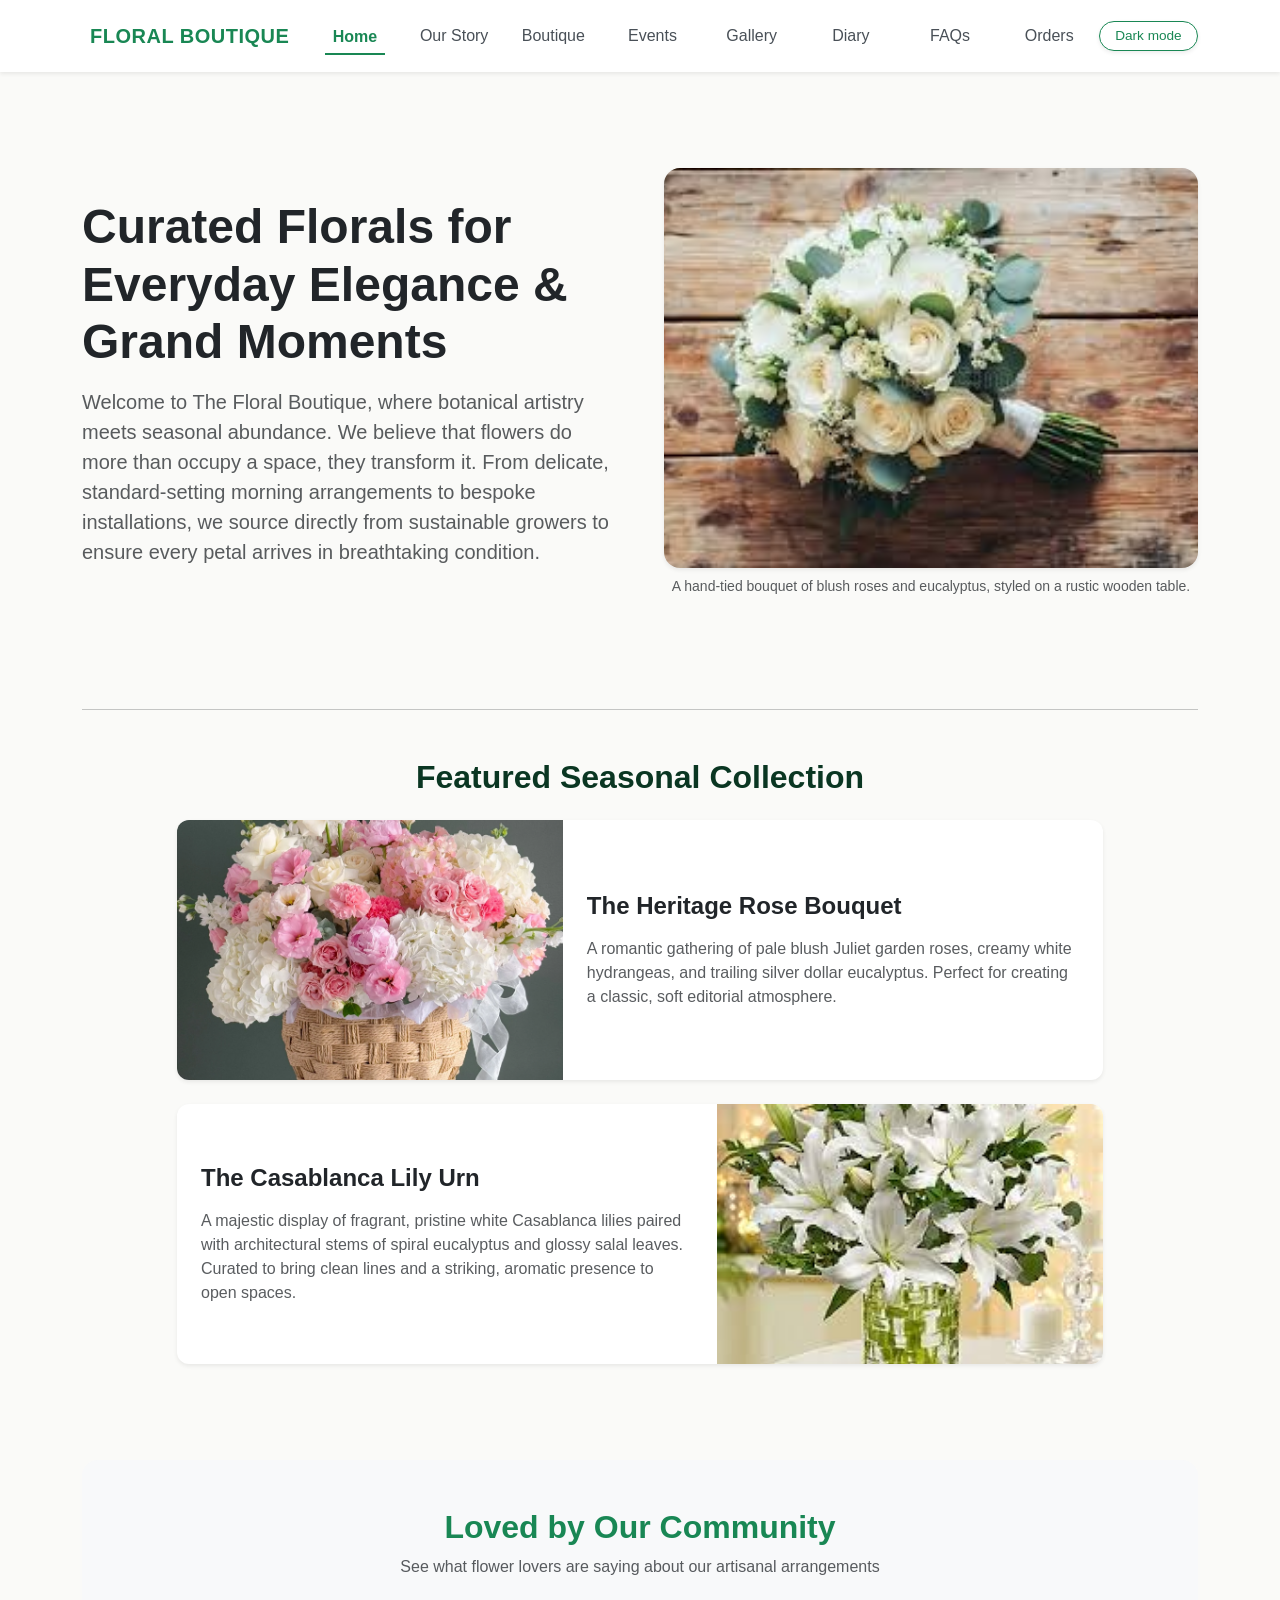
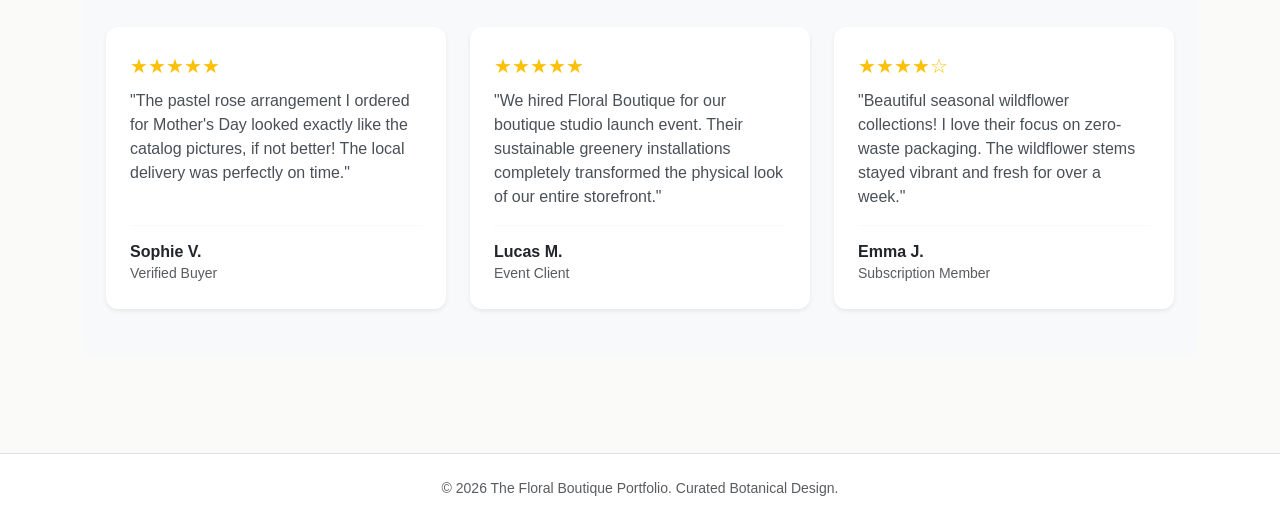
<file: index.html>
<!DOCTYPE html>
<html lang="en">
<head>
    <meta charset="UTF-8">
    <meta name="viewport" content="width=device-width, initial-scale=1.0">
    <title>Floral Boutique</title>
    <link href="https://cdn.jsdelivr.net/npm/bootstrap@5.3.3/dist/css/bootstrap.min.css" rel="stylesheet">
    <link rel="stylesheet" href="css/styles.css">
</head>
<body>
   
 <!-- bootstrap navigation menu -->
    <header class="sticky-top bg-white shadow-sm"><!--menu bar to stay top-->
        <nav class="navbar navbar-expand-lg navbar-light py-3"> <!--different displays for both laptop and mobile-->
            <div class="container">
                
                <a class="navbar-brand fw-bold text-success d-flex align-items-center gap-2" href="index.html"> <!--formats as official business logo,href is to make it clickable-->
                    <span class="fs-4"></span> 
                    <span class="letter-spacing-custom">FLORAL BOUTIQUE</span>
                </a>
                
                <button class="navbar-toggler border-0" type="button" data-bs-toggle="collapse" data-bs-target="#floralNavbarPrimary" aria-controls="floralNavbarPrimary" aria-expanded="false" aria-label="Toggle navigation"> <!--button for mobile menu-->
                    <span class="navbar-toggler-icon"></span>
                </button>
                
                <div class="collapse navbar-collapse" id="floralNavbarPrimary">

            <ul class="navbar-nav ms-auto mb-2 mb-lg-0 fw-medium align-items-lg-center w-100 d-lg-grid text-center" style="grid-template-columns: repeat(9, 1fr); max-width: 900px;"> <!--identical columns-->
                <li class="nav-item">
                    <a class="nav-link text-success fw-bold border-bottom border-success border-2 pb-1 d-inline-block" href="index.html">Home</a>
                </li>
    
                <li class="nav-item">
                    <a class="nav-link text-dark-emphasis d-inline-block" href="about.html">Our Story</a>
                </li>
    
                <li class="nav-item">
                    <a class="nav-link text-dark-emphasis d-inline-block" href="floral_boutique.html">Boutique</a>
                </li>
    
                <li class="nav-item">
                    <a class="nav-link text-dark-emphasis d-inline-block" href="services.html">Events</a>
                </li>
    
                <li class="nav-item">
                    <a class="nav-link text-dark-emphasis d-inline-block" href="gallery.html">Gallery</a>
                </li>
    
                <li class="nav-item">
                    <a class="nav-link text-dark-emphasis d-inline-block" href="blog.html">Diary</a>
                </li>
    
                <li class="nav-item">
                    <a class="nav-link text-dark-emphasis d-inline-block" href="faq.html">FAQs</a>
                </li>
    
                <li class="nav-item">
                    <a class="nav-link text-dark-emphasis d-inline-block" href="contact.html">Orders</a>
                </li>
    
                <li class="nav-item">
                    <button id="themeToggle" class="btn btn-outline-success btn-sm rounded-pill px-2 shadow-sm w-100" style="font-size: 0.85rem;">
                     Mode
                    </button>
                </li>
    
            </ul>
                </div>
                
            </div>
        </nav>
    </header>

     <!-- Main Content Body -->
  <main class="container my-5 flex-grow-1">
    
    <!-- Hero Header Section -->
    <section class="py-5">
      <div class="row align-items-center g-5">
        <div class="col-lg-6 text-center text-lg-start">
          <h1 class="display-5 fw-bold text-dark mb-3">Curated Florals for Everyday Elegance & Grand Moments</h1>
          <p class="lead text-muted">
            Welcome to The Floral Boutique, where botanical artistry meets seasonal abundance. We believe that flowers do more than occupy a space, they transform it. From delicate, standard-setting morning arrangements to bespoke installations, we source directly from sustainable growers to ensure every petal arrives in breathtaking condition.
          </p>
        </div>
        <div class="col-lg-6">
          <img src="images/rose_and_eucalyptus.jpg" alt="Hand-tied bouquet of blush roses and eucalyptus on a wooden table" class="img-fluid rounded-4 shadow-sm hero-image d-block mx-auto">
          <p class="text-muted small mt-2 text-center">A hand-tied bouquet of blush roses and eucalyptus, styled on a rustic wooden table.</p>
        </div>
      </div>
    </section>
 
    <hr class="my-5 opacity-25">
 

    <!-- Featured Collections Section -->
    <section class="pb-5">
      <h2 class="text-center fw-bold mb-4 text-success-emphasis">Featured Seasonal Collection</h2>
      <div class="row g-4 justify-content-center">
        
        <!-- Collection Item 1 -->
        <div class="col-lg-10">
          <div class="card shadow-sm border-0 bg-white overflow-hidden">
            <div class="row g-0 align-items-center">
              <div class="col-md-5">
                <img src="images/basket-blush-garden-roses-hydrangeas.webp" alt="Heritage Rose Bouquet with blush garden roses and hydrangea" class="img-fluid collection-img-side">
              </div>
              <div class="col-md-7">
                <div class="card-body p-4">
                  <h3 class="h4 card-title fw-bold text-dark mb-3">The Heritage Rose Bouquet</h3>
                  <p class="card-text text-muted mb-0">
                    A romantic gathering of pale blush Juliet garden roses, creamy white hydrangeas, and trailing silver dollar eucalyptus. Perfect for creating a classic, soft editorial atmosphere.
                  </p>
                </div>
              </div>
            </div>
          </div>
        </div>
 
        <!-- Collection Item 2 -->
        <div class="col-lg-10">
          <div class="card shadow-sm border-0 bg-white overflow-hidden">
            <div class="row g-0 align-items-center">
              <div class="col-md-5 order-md-2">
                <img src="images/casablanca-lily-urn.jpg" alt="Casablanca Lily Urn arrangement with white lilies and eucalyptus" class="img-fluid collection-img-side">
              </div>
              <div class="col-md-7 order-md-1">
                <div class="card-body p-4">
                  <h3 class="h4 card-title fw-bold text-dark mb-3">The Casablanca Lily Urn</h3>
                  <p class="card-text text-muted mb-0">
                    A majestic display of fragrant, pristine white Casablanca lilies paired with architectural stems of spiral eucalyptus and glossy salal leaves. Curated to bring clean lines and a striking, aromatic presence to open spaces.
                  </p>
                </div>
              </div>
            </div>
          </div>
        </div>
 
      </div>
    </section>

    <section class="py-5 bg-light rounded-4 my-5">
    <div class="container px-4">
        <div class="text-center mb-5">
            <h2 class="fw-bold text-success">Loved by Our Community</h2>
            <p class="text-muted">See what flower lovers are saying about our artisanal arrangements</p>
        </div>

        <div class="row g-4">
            
            <div class="col-12 col-md-4">
                <div class="card h-100 border-0 shadow-sm p-4">
                    <div class="text-warning mb-2 fs-5">★★★★★</div>
                    <p class="card-text italic text-dark-emphasis">"The pastel rose arrangement I ordered for Mother's Day looked exactly like the catalog pictures, if not better! The local delivery was perfectly on time."</p>
                    <div class="mt-auto pt-3 border-top border-light">
                        <h6 class="fw-bold mb-0">Sophie V.</h6>
                        <small class="text-muted">Verified Buyer</small>
                    </div>
                </div>
            </div>

            <div class="col-12 col-md-4">
                <div class="card h-100 border-0 shadow-sm p-4">
                    <div class="text-warning mb-2 fs-5">★★★★★</div>
                    <p class="card-text italic text-dark-emphasis">"We hired Floral Boutique for our boutique studio launch event. Their sustainable greenery installations completely transformed the physical look of our entire storefront."</p>
                    <div class="mt-auto pt-3 border-top border-light">
                        <h6 class="fw-bold mb-0">Lucas M.</h6>
                        <small class="text-muted">Event Client</small>
                    </div>
                </div>
            </div>

            <div class="col-12 col-md-4">
                <div class="card h-100 border-0 shadow-sm p-4">
                    <div class="text-warning mb-2 fs-5">★★★★☆</div>
                    <p class="card-text italic text-dark-emphasis">"Beautiful seasonal wildflower collections! I love their focus on zero-waste packaging. The wildflower stems stayed vibrant and fresh for over a week."</p>
                    <div class="mt-auto pt-3 border-top border-light">
                        <h6 class="fw-bold mb-0">Emma J.</h6>
                        <small class="text-muted">Subscription Member</small>
                    </div>
                </div>
            </div>

        </div>
    </div>
  </section>
  </main>

  <!-- Global Footer -->
  <footer class="bg-white py-4 mt-auto border-top">
    <div class="container text-center">
      <p class="mb-0 text-muted small">&copy; 2026 The Floral Boutique Portfolio. Curated Botanical Design.</p>
    </div>
  </footer>

    <script src="https://cdn.jsdelivr.net/npm/bootstrap@5.3.3/dist/js/bootstrap.bundle.min.js"></script>
    <script src="js/main.js"></script>
</body>
</html>
</file>
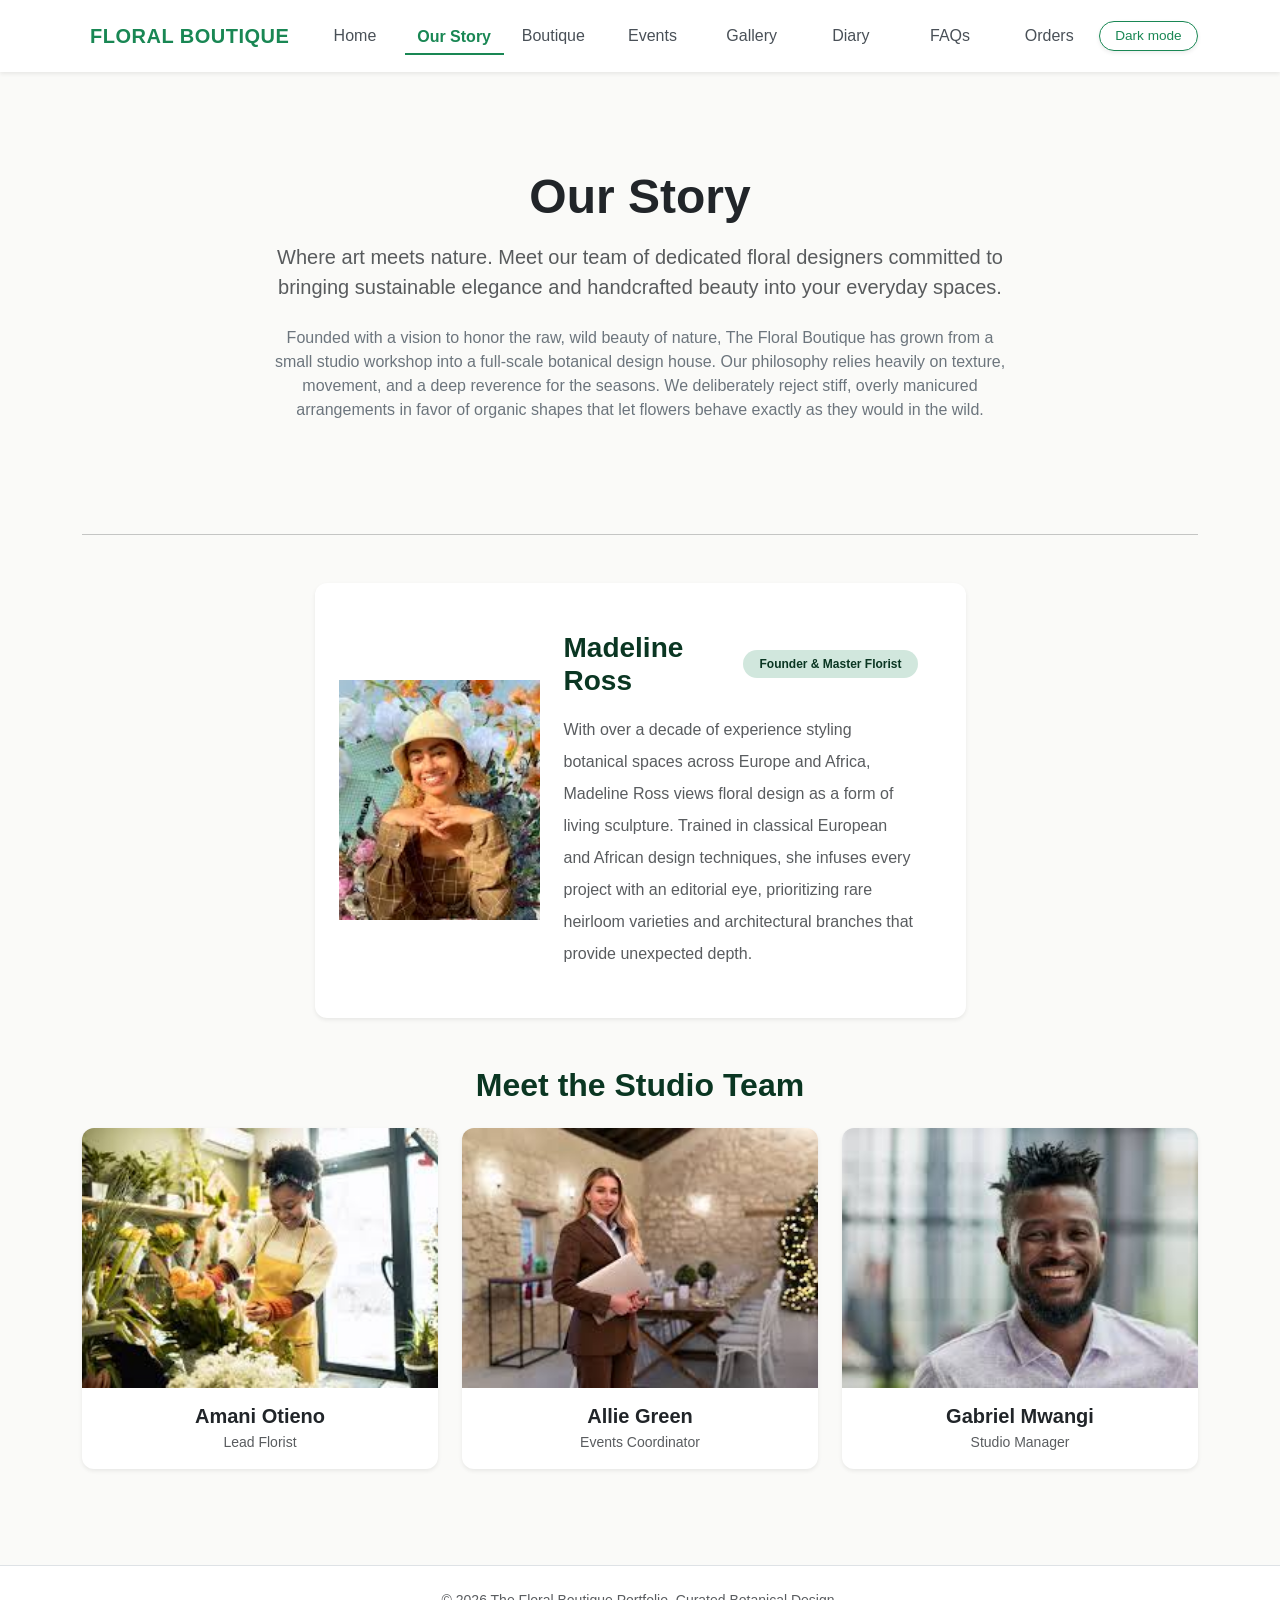
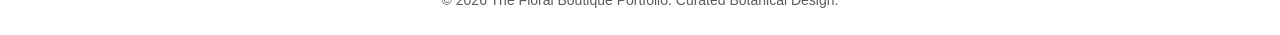
<file: about.html>
<!DOCTYPE html>
<html lang="en">
<head>
    <meta charset="UTF-8">
    <meta name="viewport" content="width=device-width, initial-scale=1.0">
    <title>Our Story | Floral Boutique</title>
    <link href="https://cdn.jsdelivr.net/npm/bootstrap@5.3.3/dist/css/bootstrap.min.css" rel="stylesheet">
    <link rel="stylesheet" href="css/styles.css">
</head>
<body>

    <!-- bootstrap navigation menu -->
    <header class="sticky-top bg-white shadow-sm"><!--menu bar to stay top-->
        <nav class="navbar navbar-expand-lg navbar-light py-3"> <!--different displays for both laptop and mobile-->
            <div class="container">
                
                <a class="navbar-brand fw-bold text-success d-flex align-items-center gap-2" href="index.html"> <!--formats as official business logo,href is to make it clickable-->
                    <span class="fs-4"></span> 
                    <span class="letter-spacing-custom">FLORAL BOUTIQUE</span>
                </a>
                
                <button class="navbar-toggler border-0" type="button" data-bs-toggle="collapse" data-bs-target="#floralNavbarPrimary" aria-controls="floralNavbarPrimary" aria-expanded="false" aria-label="Toggle navigation"> <!--button for mobile menu-->
                    <span class="navbar-toggler-icon"></span>
                </button>
                
                <div class="collapse navbar-collapse" id="floralNavbarPrimary">

            <ul class="navbar-nav ms-auto mb-2 mb-lg-0 fw-medium align-items-lg-center w-100 d-lg-grid text-center" style="grid-template-columns: repeat(9, 1fr); max-width: 900px;"> <!--identical columns-->
                <li class="nav-item">
                    <a class="nav-link text-dark-emphasis d-inline-block" href="index.html">Home</a>
                </li>
    
                <li class="nav-item">
                    <a class="nav-link text-success fw-bold border-bottom border-success border-2 pb-1" href="about.html">Our Story</a> <!--highlighted link-->
                </li>
    
                <li class="nav-item">
                    <a class="nav-link text-dark-emphasis d-inline-block" href="floral_boutique.html">Boutique</a>
                </li>
    
                <li class="nav-item">
                    <a class="nav-link text-dark-emphasis d-inline-block" href="services.html">Events</a>
                </li>
    
                <li class="nav-item">
                    <a class="nav-link text-dark-emphasis d-inline-block" href="gallery.html">Gallery</a>
                </li>
    
                <li class="nav-item">
                    <a class="nav-link text-dark-emphasis d-inline-block" href="blog.html">Diary</a>
                </li>
    
                <li class="nav-item">
                    <a class="nav-link text-dark-emphasis d-inline-block" href="faq.html">FAQs</a>
                </li>
    
                <li class="nav-item">
                    <a class="nav-link text-dark-emphasis d-inline-block" href="contact.html">Orders</a>
                </li>
    
                <li class="nav-item">
                    <button id="themeToggle" class="btn btn-outline-success btn-sm rounded-pill px-2 shadow-sm w-100" style="font-size: 0.85rem;">
                     Mode
                    </button>
                </li>
    
            </ul>
                </div>
                
            </div>
        </nav>
    </header>

    <!-- Main Content Body -->
  <main class="container my-5 flex-grow-1">
    
    <!-- Hero Header Section -->
    <section class="py-5 text-center col-lg-8 mx-auto">
      <h1 class="display-5 fw-bold text-dark mb-3">Our Story</h1>
      <p class="lead text-muted mb-4">
        Where art meets nature. Meet our team of dedicated floral designers committed to bringing sustainable elegance and handcrafted beauty into your everyday spaces.
      </p>
      <p class="text-secondary">
        Founded with a vision to honor the raw, wild beauty of nature, The Floral Boutique has grown from a small studio workshop into a full-scale botanical design house. Our philosophy relies heavily on texture, movement, and a deep reverence for the seasons. We deliberately reject stiff, overly manicured arrangements in favor of organic shapes that let flowers behave exactly as they would in the wild.
      </p>
    </section>

    <hr class="my-5 opacity-25">

    <!-- Team / Florist Biography Section -->
    <section class="pb-5 col-lg-7 mx-auto">
      <div class="card shadow-sm border-0 p-4 bg-white">
        <div class="row g-0 align-items-center">
          <div class="col-md-4">
            <img src="images/Florist.jpg" alt="Madeline Ross, Founder and Master Florist" class="team-img">
          </div>
          <div class="col-md-8">
           <div class="card-body p-4 text-center text-sm-start">
            <div class="d-sm-flex align-items-center justify-content-between mb-3">
             <h2 class="h3 fw-bold text-success-emphasis mb-1 mb-sm-0">Madeline Ross</h2>
             <span class="badge bg-success-subtle text-success-emphasis px-3 py-2 rounded-pill fw-semibold">Founder & Master Florist</span>
            </div>
            <p class="card-text text-muted lh-lg">
            With over a decade of experience styling botanical spaces across Europe and Africa, Madeline Ross views floral design as a form of living sculpture. Trained in classical European and African design techniques, she infuses every project with an editorial eye, prioritizing rare heirloom varieties and architectural branches that provide unexpected depth.
            </p>
           </div>
          </div>
        </div>
      </div>
    </section>

     <!-- Wider Team Section -->
    <section class="pb-5">
      <h2 class="text-center fw-bold mb-4 text-success-emphasis">Meet the Studio Team</h2>
      <div class="row g-4 justify-content-center">
 
        <div class="col-md-6 col-lg-4">
          <div class="card h-100 shadow-sm border-0 overflow-hidden text-center">
            <img src="images/lead-florist.jpg" alt="Amani Otieno, Lead Florist" class="team-grid-img">
            <div class="card-body">
              <h3 class="h5 fw-bold text-dark mb-1">Amani Otieno</h3>
              <p class="text-muted small mb-0">Lead Florist</p>
            </div>
          </div>
        </div>
 
        <div class="col-md-6 col-lg-4">
          <div class="card h-100 shadow-sm border-0 overflow-hidden text-center">
            <img src="images/events-coordinator.jpg" alt="Allie Green, Events Coordinator" class="team-grid-img">
            <div class="card-body">
              <h3 class="h5 fw-bold text-dark mb-1">Allie Green</h3>
              <p class="text-muted small mb-0">Events Coordinator</p>
            </div>
          </div>
        </div>
 
        <div class="col-md-6 col-lg-4">
          <div class="card h-100 shadow-sm border-0 overflow-hidden text-center">
            <img src="images/studio-manager.jpg" alt="Gabriel Mwangi, Studio Manager" class="team-grid-img">
            <div class="card-body">
              <h3 class="h5 fw-bold text-dark mb-1">Gabriel Mwangi</h3>
              <p class="text-muted small mb-0">Studio Manager</p>
            </div>
          </div>
        </div>
 
      </div>
    </section>
  </main>

  <!-- Global Footer -->
  <footer class="bg-white py-4 mt-auto border-top">
    <div class="container text-center">
      <p class="mb-0 text-muted small">&copy; 2026 The Floral Boutique Portfolio. Curated Botanical Design.</p>
    </div>
  </footer>

    <script src="https://cdn.jsdelivr.net/npm/bootstrap@5.3.3/dist/js/bootstrap.bundle.min.js"></script>
    <script src="js/main.js"></script>
</body>
</html>
</file>
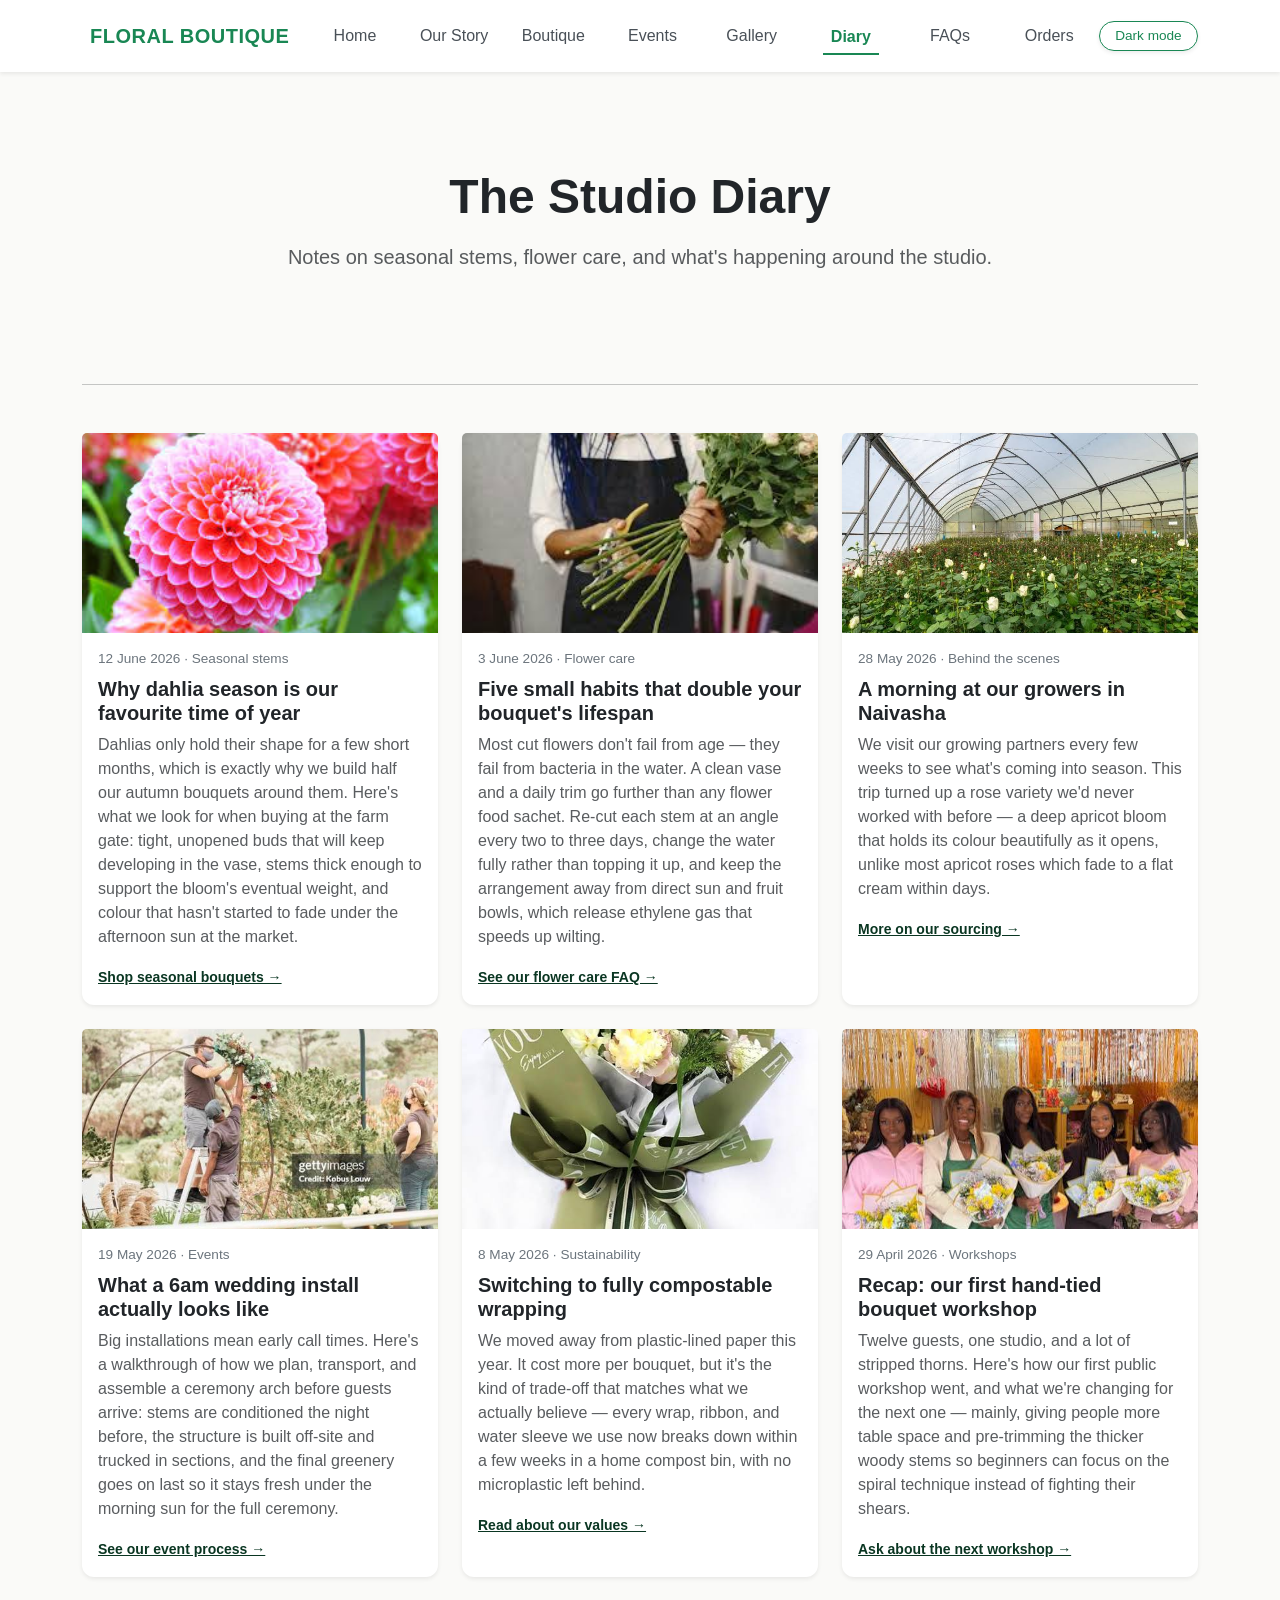
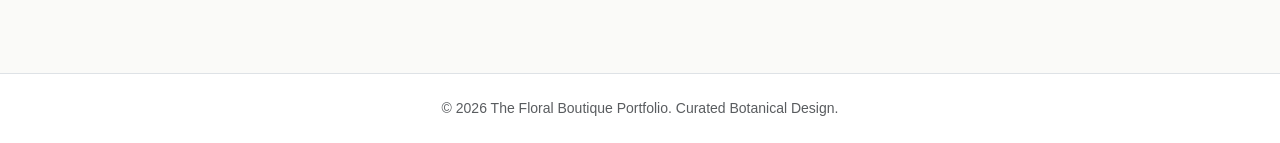
<file: blog.html>
<!DOCTYPE html>
<html lang="en">
<head>
    <meta charset="UTF-8">
    <meta name="viewport" content="width=device-width, initial-scale=1.0">
    <title>Diary | Floral Boutique</title>
    <meta name="description" content="Notes from The Floral Boutique studio: seasonal stems, care tips, and behind-the-scenes stories.">
    <link href="https://cdn.jsdelivr.net/npm/bootstrap@5.3.3/dist/css/bootstrap.min.css" rel="stylesheet">
    <link rel="stylesheet" href="css/styles.css">
</head>
<body>

    <!-- bootstrap navigation menu -->
    <header class="sticky-top bg-white shadow-sm">
        <nav class="navbar navbar-expand-lg navbar-light py-3">
            <div class="container">

                <a class="navbar-brand fw-bold text-success d-flex align-items-center gap-2" href="index.html">
                    <span class="fs-4"></span>
                    <span class="letter-spacing-custom">FLORAL BOUTIQUE</span>
                </a>

                <button class="navbar-toggler border-0" type="button" data-bs-toggle="collapse" data-bs-target="#floralNavbarPrimary" aria-controls="floralNavbarPrimary" aria-expanded="false" aria-label="Toggle navigation">
                    <span class="navbar-toggler-icon"></span>
                </button>

                <div class="collapse navbar-collapse" id="floralNavbarPrimary">
                    <ul class="navbar-nav ms-auto mb-2 mb-lg-0 fw-medium align-items-lg-center w-100 d-lg-grid text-center" style="grid-template-columns: repeat(9, 1fr); max-width: 900px;">
                        <li class="nav-item">
                            <a class="nav-link text-dark-emphasis d-inline-block" href="index.html">Home</a>
                        </li>
                        <li class="nav-item">
                            <a class="nav-link text-dark-emphasis d-inline-block" href="about.html">Our Story</a>
                        </li>
                        <li class="nav-item">
                            <a class="nav-link text-dark-emphasis d-inline-block" href="floral_boutique.html">Boutique</a>
                        </li>
                        <li class="nav-item">
                            <a class="nav-link text-dark-emphasis d-inline-block" href="services.html">Events</a>
                        </li>
                        <li class="nav-item">
                            <a class="nav-link text-dark-emphasis d-inline-block" href="gallery.html">Gallery</a>
                        </li>
                        <li class="nav-item">
                            <a class="nav-link text-success fw-bold border-bottom border-success border-2 pb-1 d-inline-block" href="blog.html">Diary</a>
                        </li>
                        <li class="nav-item">
                            <a class="nav-link text-dark-emphasis d-inline-block" href="faq.html">FAQs</a>
                        </li>
                        <li class="nav-item">
                            <a class="nav-link text-dark-emphasis d-inline-block" href="contact.html">Orders</a>
                        </li>
                        <li class="nav-item">
                            <button id="themeToggle" class="btn btn-outline-success btn-sm rounded-pill px-2 shadow-sm w-100" style="font-size: 0.85rem;">
                                Dark mode
                            </button>
                        </li>
                    </ul>
                </div>

            </div>
        </nav>
    </header>

    <!-- Main Content Body -->
    <main class="container my-5 flex-grow-1">

    <!-- Hero Header Section -->
        <section class="py-5 text-center col-lg-8 mx-auto">
            <h1 class="display-5 fw-bold text-dark mb-3">The Studio Diary</h1>
            <p class="lead text-muted">
                Notes on seasonal stems, flower care, and what's happening around the studio.
            </p>
        </section>
 
        <hr class="my-5 opacity-25">  
    <!-- Blog post grid -->
        <section class="pb-5">
            <div class="row g-4">
 
                <div class="col-md-6 col-lg-4">
                    <article class="card h-100 shadow-sm border-0 blog-card" aria-labelledby="post1-title">
                        <img src="images/dahlias.jpg" alt="Close-up of dahlias in peak season" class="card-img-top blog-img" loading="lazy">
                        <div class="card-body">
                            <p class="blog-meta mb-2"><time datetime="2026-06-12">12 June 2026</time> &middot; Seasonal stems</p>
                            <h2 id="post1-title" class="h5 fw-bold text-dark">Why dahlia season is our favourite time of year</h2>
                            <p class="card-text text-muted">
                                Dahlias only hold their shape for a few short months, which is exactly why we build half our autumn bouquets around them. Here's what we look for when buying at the farm gate: tight, unopened buds that will keep developing in the vase, stems thick enough to support the bloom's eventual weight, and colour that hasn't started to fade under the afternoon sun at the market.
                            </p>
                            <a href="floral_boutique.html" class="fw-semibold text-success-emphasis small">Shop seasonal bouquets &rarr;</a>
                        </div>
                    </article>
                </div>
 
                <div class="col-md-6 col-lg-4">
                    <article class="card h-100 shadow-sm border-0 blog-card" aria-labelledby="post2-title">
                        <img src="images/bouquet-trim.jpg" alt="Bouquet being trimmed before placing in a vase" class="card-img-top blog-img" loading="lazy">
                        <div class="card-body">
                            <p class="blog-meta mb-2"><time datetime="2026-06-03">3 June 2026</time> &middot; Flower care</p>
                            <h2 id="post2-title" class="h5 fw-bold text-dark">Five small habits that double your bouquet's lifespan</h2>
                            <p class="card-text text-muted">
                                Most cut flowers don't fail from age — they fail from bacteria in the water. A clean vase and a daily trim go further than any flower food sachet. Re-cut each stem at an angle every two to three days, change the water fully rather than topping it up, and keep the arrangement away from direct sun and fruit bowls, which release ethylene gas that speeds up wilting.
                            </p>
                            <a href="faq.html" class="fw-semibold text-success-emphasis small">See our flower care FAQ &rarr;</a>
                        </div>
                    </article>
                </div>
 
                <div class="col-md-6 col-lg-4">
                    <article class="card h-100 shadow-sm border-0 blog-card" aria-labelledby="post3-title">
                        <img src="images/flower-farm.jpg" alt="Greenhouse rows at a flower farm in Naivasha" class="card-img-top blog-img" loading="lazy">
                        <div class="card-body">
                            <p class="blog-meta mb-2"><time datetime="2026-05-28">28 May 2026</time> &middot; Behind the scenes</p>
                            <h2 id="post3-title" class="h5 fw-bold text-dark">A morning at our growers in Naivasha</h2>
                            <p class="card-text text-muted">
                                We visit our growing partners every few weeks to see what's coming into season. This trip turned up a rose variety we'd never worked with before — a deep apricot bloom that holds its colour beautifully as it opens, unlike most apricot roses which fade to a flat cream within days.
                            </p>
                            <a href="about.html" class="fw-semibold text-success-emphasis small">More on our sourcing &rarr;</a>
                        </div>
                    </article>
                </div>
 
                <div class="col-md-6 col-lg-4">
                    <article class="card h-100 shadow-sm border-0 blog-card" aria-labelledby="post4-title">
                        <img src="images/setup-wedding ceremony.jpg" alt="Floral team setting up a wedding ceremony arch" class="card-img-top blog-img" loading="lazy">
                        <div class="card-body">
                            <p class="blog-meta mb-2"><time datetime="2026-05-19">19 May 2026</time> &middot; Events</p>
                            <h2 id="post4-title" class="h5 fw-bold text-dark">What a 6am wedding install actually looks like</h2>
                            <p class="card-text text-muted">
                                Big installations mean early call times. Here's a walkthrough of how we plan, transport, and assemble a ceremony arch before guests arrive: stems are conditioned the night before, the structure is built off-site and trucked in sections, and the final greenery goes on last so it stays fresh under the morning sun for the full ceremony.
                            </p>
                            <a href="services.html#event-process" class="fw-semibold text-success-emphasis small">See our event process &rarr;</a>
                        </div>
                    </article>
                </div>
 
                <div class="col-md-6 col-lg-4">
                    <article class="card h-100 shadow-sm border-0 blog-card" aria-labelledby="post5-title">
                        <img src="images/compostable-wrapping.jpg" alt="Compostable wrapping paper used for bouquet packaging" class="card-img-top blog-img" loading="lazy">
                        <div class="card-body">
                            <p class="blog-meta mb-2"><time datetime="2026-05-08">8 May 2026</time> &middot; Sustainability</p>
                            <h2 id="post5-title" class="h5 fw-bold text-dark">Switching to fully compostable wrapping</h2>
                            <p class="card-text text-muted">
                                We moved away from plastic-lined paper this year. It cost more per bouquet, but it's the kind of trade-off that matches what we actually believe — every wrap, ribbon, and water sleeve we use now breaks down within a few weeks in a home compost bin, with no microplastic left behind.
                            </p>
                            <a href="about.html" class="fw-semibold text-success-emphasis small">Read about our values &rarr;</a>
                        </div>
                    </article>
                </div>
 
                <div class="col-md-6 col-lg-4">
                    <article class="card h-100 shadow-sm border-0 blog-card" aria-labelledby="post6-title">
                        <img src="images/workshop-attendees.jpg" alt="Workshop attendees holding finished hand-tied bouquets" class="card-img-top blog-img" loading="lazy">
                        <div class="card-body">
                            <p class="blog-meta mb-2"><time datetime="2026-04-29">29 April 2026</time> &middot; Workshops</p>
                            <h2 id="post6-title" class="h5 fw-bold text-dark">Recap: our first hand-tied bouquet workshop</h2>
                            <p class="card-text text-muted">
                                Twelve guests, one studio, and a lot of stripped thorns. Here's how our first public workshop went, and what we're changing for the next one — mainly, giving people more table space and pre-trimming the thicker woody stems so beginners can focus on the spiral technique instead of fighting their shears.
                            </p>
                            <a href="contact.html" class="fw-semibold text-success-emphasis small">Ask about the next workshop &rarr;</a>
                        </div>
                    </article>
                </div>
 
            </div>
        </section>
 
    </main>

    <!-- Global Footer -->
    <footer class="bg-white py-4 mt-auto border-top">
        <div class="container text-center">
            <p class="mb-0 text-muted small">&copy; <span id="year"></span> The Floral Boutique Portfolio. Curated Botanical Design.</p>
        </div>
    </footer>

    <script src="https://cdn.jsdelivr.net/npm/bootstrap@5.3.3/dist/js/bootstrap.bundle.min.js"></script>
    <script src="js/main.js"></script>
</body>
</html>
</file>
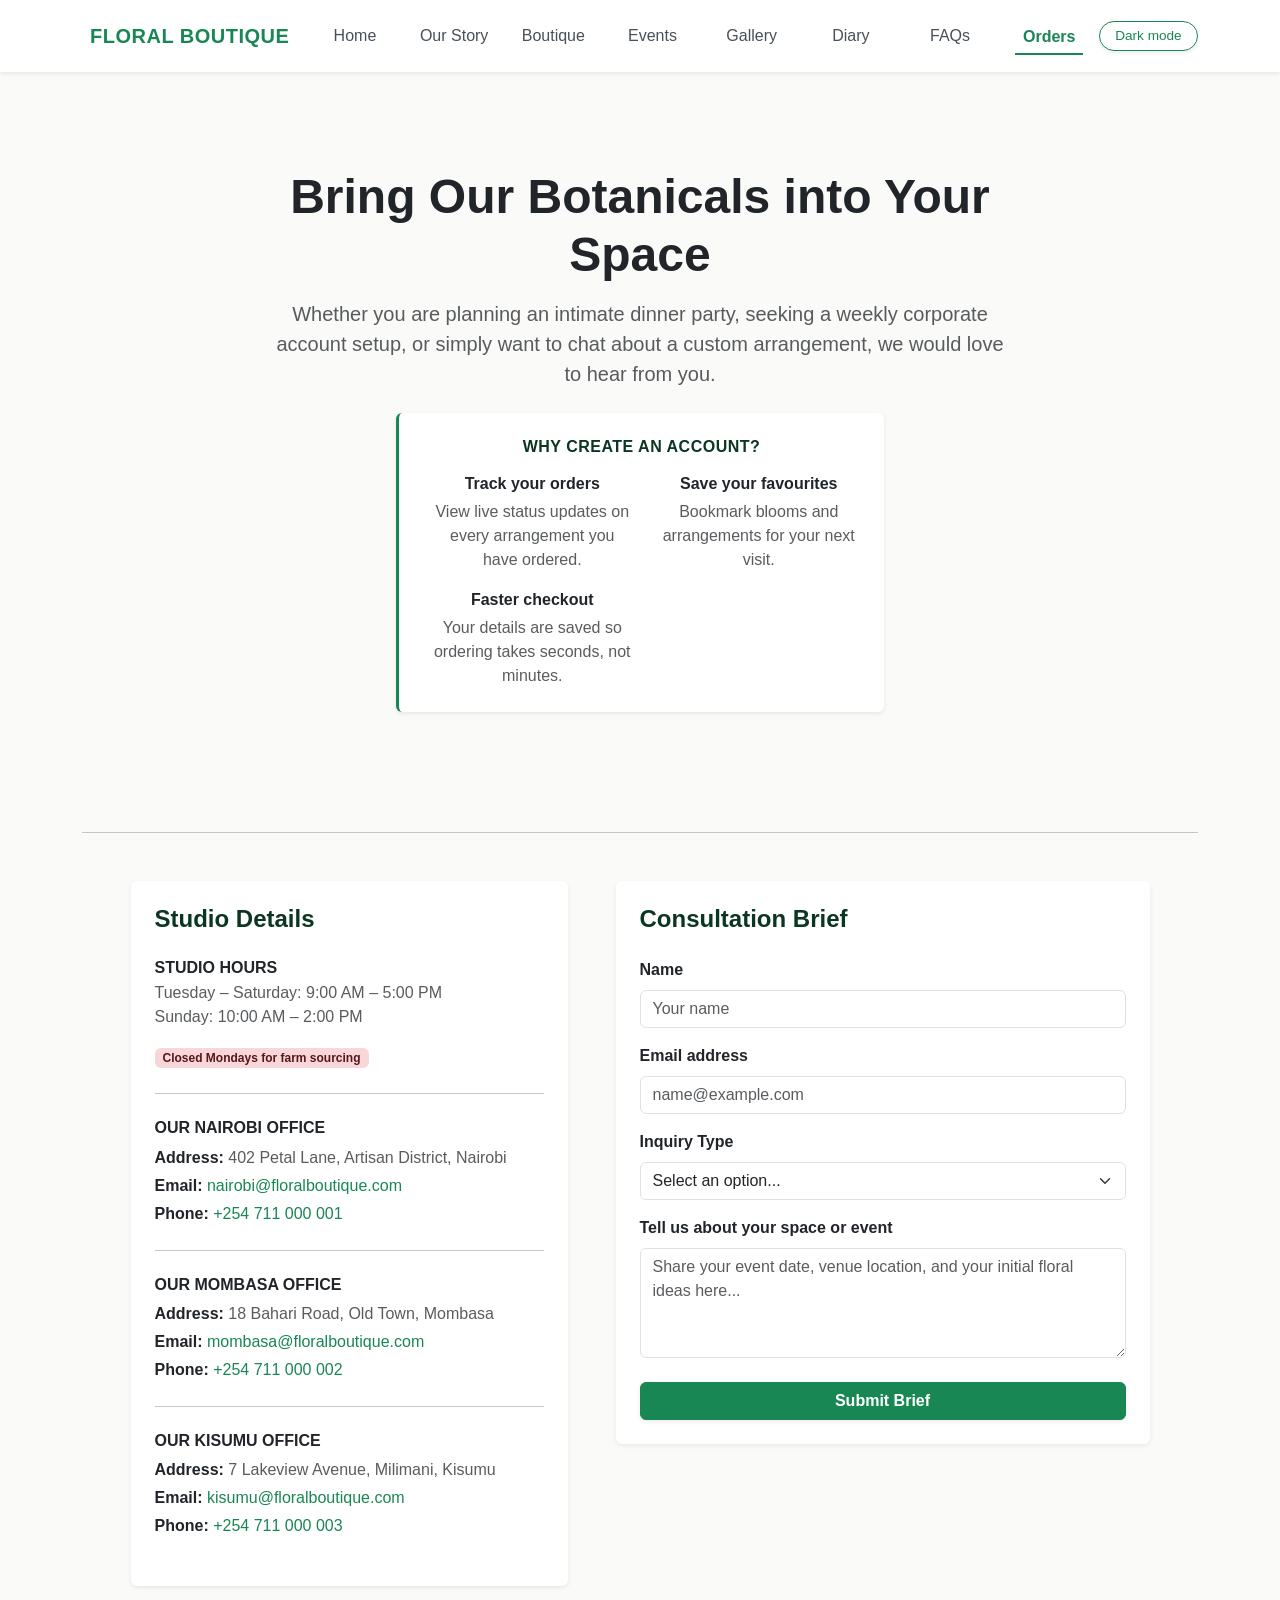
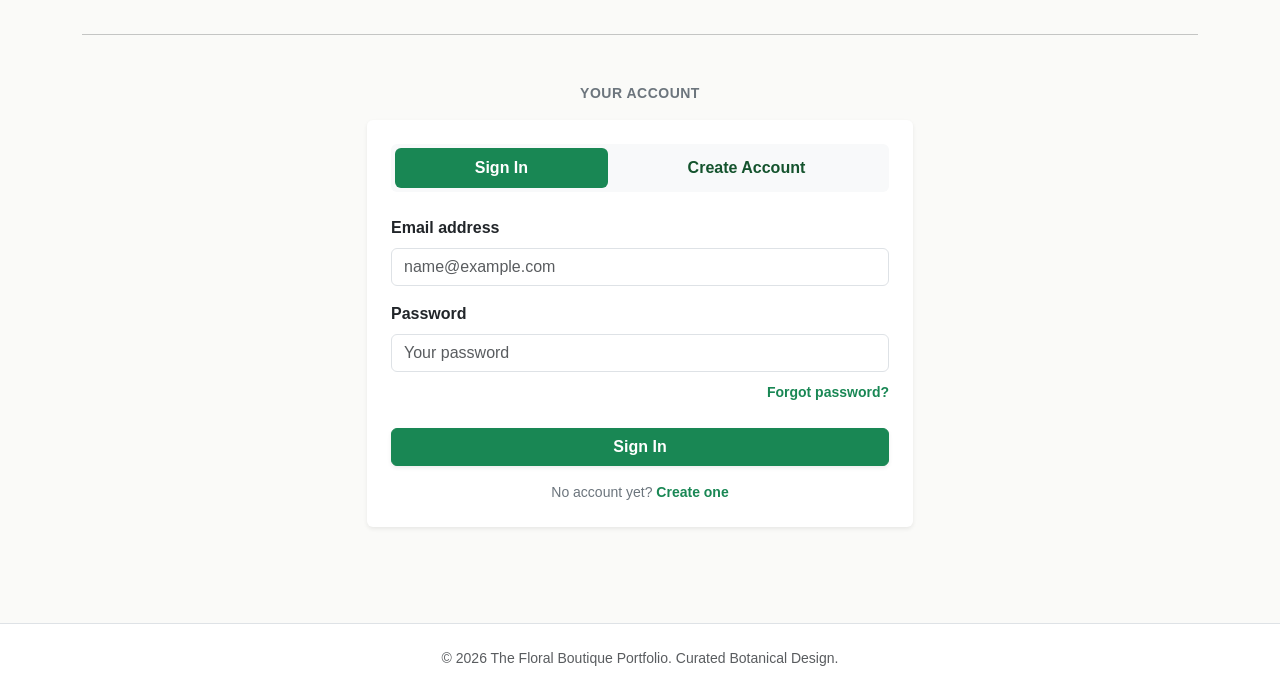
<file: contact.html>
<!DOCTYPE html>
<html lang="en">
<head>
    <meta charset="UTF-8">
    <meta name="viewport" content="width=device-width, initial-scale=1.0">
    <title>Contact Us</title>
    <link href="https://cdn.jsdelivr.net/npm/bootstrap@5.3.3/dist/css/bootstrap.min.css" rel="stylesheet">
    <link rel="stylesheet" href="css/styles.css">
</head>
<body>
   
 <!-- bootstrap navigation menu -->
    <header class="sticky-top bg-white shadow-sm"><!--menu bar to stay top-->
        <nav class="navbar navbar-expand-lg navbar-light py-3"> <!--different displays for both laptop and mobile-->
            <div class="container">
                
                <a class="navbar-brand fw-bold text-success d-flex align-items-center gap-2" href="index.html"> <!--formats as official business logo,href is to make it clickable-->
                    <span class="fs-4"></span> 
                    <span class="letter-spacing-custom">FLORAL BOUTIQUE</span>
                </a>
                
                <button class="navbar-toggler border-0" type="button" data-bs-toggle="collapse" data-bs-target="#floralNavbarPrimary" aria-controls="floralNavbarPrimary" aria-expanded="false" aria-label="Toggle navigation"> <!--button for mobile menu-->
                    <span class="navbar-toggler-icon"></span>
                </button>
                
                <div class="collapse navbar-collapse" id="floralNavbarPrimary">

            <ul class="navbar-nav ms-auto mb-2 mb-lg-0 fw-medium align-items-lg-center w-100 d-lg-grid text-center" style="grid-template-columns: repeat(9, 1fr); max-width: 900px;"> <!--identical columns-->
                <li class="nav-item">
                    <a class="nav-link text-dark-emphasis d-inline-block" href="index.html">Home</a>
                </li>
    
                <li class="nav-item">
                    <a class="nav-link text-dark-emphasis d-inline-block" href="about.html">Our Story</a>
                </li>
    
                <li class="nav-item">
                    <a class="nav-link text-dark-emphasis d-inline-block" href="floral_boutique.html">Boutique</a>
                </li>
    
                <li class="nav-item">
                    <a class="nav-link text-dark-emphasis d-inline-block" href="services.html">Events</a>
                </li>
    
                <li class="nav-item">
                    <a class="nav-link text-dark-emphasis d-inline-block" href="gallery.html">Gallery</a>
                </li>
    
                <li class="nav-item">
                    <a class="nav-link text-dark-emphasis d-inline-block" href="blog.html">Diary</a>
                </li>
    
                <li class="nav-item">
                    <a class="nav-link text-dark-emphasis d-inline-block" href="faq.html">FAQs</a>
                </li>
    
                <li class="nav-item">
                    <a class="nav-link text-success fw-bold border-bottom border-success border-2 pb-1 d-inline-block" href="contact.html">Orders</a>
                </li>
    
                <li class="nav-item">
                    <button id="themeToggle" class="btn btn-outline-success btn-sm rounded-pill px-2 shadow-sm w-100" style="font-size: 0.85rem;">
                     Mode
                    </button>
                </li>
    
            </ul>
                </div>
                
            </div>
        </nav>
    </header>

    <!-- Main Content Body -->
  <main class="container my-5 flex-grow-1">
    
    <!-- Hero Header Section -->
    <section class="py-5 text-center col-lg-8 mx-auto">
      <h1 class="display-5 fw-bold text-dark mb-3">Bring Our Botanicals into Your Space</h1>
      <p class="lead text-muted mb-4">
        Whether you are planning an intimate dinner party, seeking a weekly corporate account setup, or simply want to chat about a custom arrangement, we would love to hear from you.
      </p>
       <!-- Sign In Benefits Banner -->
       <div class="row justify-content-center mb-4">
         <div class="col-lg-8">
           <div class="p-4 bg-white rounded shadow-sm border-start border-success border-3">
             <h3 class="h6 fw-bold text-success-emphasis text-uppercase letter-spacing-custom mb-3">Why create an account?</h3>
               <div class="row g-3">

                <div class="col-sm-6">
                 <div class="d-flex align-items-start gap-2">
                 <span class="text-success fw-bold fs-5"></span>
                  <div>
                  <p class="fw-semibold text-dark mb-1">Track your orders</p>
                  <p class="text-muted mb-0">View live status updates on every arrangement you have ordered.</p>
                  </div>
                 </div>
                </div>

                <div class="col-sm-6">
                  <div class="d-flex align-items-start gap-2">
                    <span class="text-success fw-bold fs-5"></span>
                     <div>
                     <p class="fw-semibold text-dark mb-1">Save your favourites</p>
                     <p class="text-muted mb-0">Bookmark blooms and arrangements for your next visit.</p>
                    </div>
                  </div>
                </div>

                <div class="col-sm-6">
                  <div class="d-flex align-items-start gap-2">
                   <span class="text-success fw-bold fs-5"></span>
                    <div>
                    <p class="fw-semibold text-dark mb-1">Faster checkout</p>
                    <p class="text-muted mb-0">Your details are saved so ordering takes seconds, not minutes.</p>
                    </div>
                  </div>
                </div>

              </div>
            </div>
          </div>
        </div>
      </section>

    <hr class="my-5 opacity-25">

    <!-- Contact Info & Form Grid -->
    <div class="row g-5 justify-content-center">
      
    <!-- Studio Details Column -->
      <div class="col-md-5">
        <div class="p-4 bg-white rounded shadow-sm h-100">
          <h2 class="h4 fw-bold text-success-emphasis mb-4">Studio Details</h2>
      
    <!-- Studio Hours -->
    <div class="mb-4">
      <h3 class="h6 fw-bold text-dark text-uppercase mb-1">Studio Hours</h3>
      <p class="text-muted mb-0">Tuesday – Saturday: 9:00 AM – 5:00 PM</p>
      <p class="text-muted">Sunday: 10:00 AM – 2:00 PM</p>
      <span class="badge bg-danger-subtle text-danger-emphasis px-2 py-1 rounded">Closed Mondays for farm sourcing</span>
    </div>

    <hr class="opacity-25 mb-4">

    <!-- Nairobi Office -->
    <div class="mb-4">
      <h3 class="h6 fw-bold text-dark text-uppercase mb-2">Our Nairobi Office</h3>
      <p class="text-muted mb-1">
        <span class="fw-semibold text-dark">Address:</span> 402 Petal Lane, Artisan District, Nairobi
      </p>
      <p class="text-muted mb-1">
        <span class="fw-semibold text-dark">Email:</span>
        <a href="mailto:nairobi@floralboutique.com" class="text-success text-decoration-none">nairobi@floralboutique.com</a>
      </p>
      <p class="text-muted mb-0">
        <span class="fw-semibold text-dark">Phone:</span>
        <a href="tel:+254711000001" class="text-success text-decoration-none">+254 711 000 001</a>
      </p>
    </div>

    <hr class="opacity-25 mb-4">

    <!-- Mombasa Office -->
    <div class="mb-4">
      <h3 class="h6 fw-bold text-dark text-uppercase mb-2">Our Mombasa Office</h3>
      <p class="text-muted mb-1">
        <span class="fw-semibold text-dark">Address:</span> 18 Bahari Road, Old Town, Mombasa
      </p>
      <p class="text-muted mb-1">
        <span class="fw-semibold text-dark">Email:</span>
        <a href="mailto:mombasa@floralboutique.com" class="text-success text-decoration-none">mombasa@floralboutique.com</a>
      </p>
      <p class="text-muted mb-0">
        <span class="fw-semibold text-dark">Phone:</span>
        <a href="tel:+254711000002" class="text-success text-decoration-none">+254 711 000 002</a>
      </p>
    </div>

    <hr class="opacity-25 mb-4">

    <!-- Kisumu Office -->
    <div class="mb-4">
      <h3 class="h6 fw-bold text-dark text-uppercase mb-2">Our Kisumu Office</h3>
      <p class="text-muted mb-1">
        <span class="fw-semibold text-dark">Address:</span> 7 Lakeview Avenue, Milimani, Kisumu
      </p>
      <p class="text-muted mb-1">
        <span class="fw-semibold text-dark">Email:</span>
        <a href="mailto:kisumu@floralboutique.com" class="text-success text-decoration-none">kisumu@floralboutique.com</a>
      </p>
      <p class="text-muted mb-0">
        <span class="fw-semibold text-dark">Phone:</span>
        <a href="tel:+254711000003" class="text-success text-decoration-none">+254 711 000 003</a>
      </p>
    </div>

  </div>
</div> 
          
      

  <!-- Consultation Form Column -->
      <div class="col-md-6">
        <div class="p-4 bg-white rounded shadow-sm">
          <h2 class="h4 fw-bold text-success-emphasis mb-4">Consultation Brief</h2>
          <form id="consultationForm" novalidate>
            <div class="mb-3">
              <label for="clientName" class="form-label text-dark fw-semibold">Name</label>
              <input type="text" class="form-control" id="clientName" placeholder="Your name" required>
              <div class="invalid-feedback">Please provide your name.</div>
            </div>
            <div class="mb-3">
              <label for="clientEmail" class="form-label text-dark fw-semibold">Email address</label>
              <input type="email" class="form-control" id="clientEmail" placeholder="name@example.com" required>
              <div class="invalid-feedback">Please provide a valid email address.</div>
            </div>
            <div class="mb-3">
              <label for="inquiryType" class="form-label text-dark fw-semibold">Inquiry Type</label>
              <select class="form-select" id="inquiryType" required>
                <option value="" selected disabled>Select an option...</option>
                <option value="1">Custom Arrangement Request</option>
                <option value="2">Workshop Inquiry</option>
                <option value="3">Event / Editorial Styling</option>
                <option value="4">Corporate Account</option>
              </select>
              <div class="invalid-feedback">Please select an inquiry type.</div>
            </div>
            <div class="mb-4">
              <label for="messageText" class="form-label text-dark fw-semibold">Tell us about your space or event</label>
              <textarea class="form-control" id="messageText" rows="4" placeholder="Share your event date, venue location, and your initial floral ideas here..." required></textarea>
              <div class="invalid-feedback">Please describe your space or event.</div>
            </div>
            <button type="submit" class="btn btn-success w-100 fw-semibold shadow-sm">Submit Brief</button>
            
            <div id="formStatus" class="alert mt-3 d-none"role="alert"></div>

          </form>
        </div>
      </div>

    </div>

    <!-- Auth Section -->
<hr class="my-5 opacity-25">

<section class="row justify-content-center mb-5">
  <div class="col-md-6">

    <p class="text-center text-uppercase fw-semibold small letter-spacing-custom mb-3" style="color: var(--fb-text-muted);">Your Account</p>

    <div class="p-4 bg-white rounded shadow-sm">

      <!-- Tab Nav -->
      <ul class="nav nav-pills nav-fill mb-4 bg-light p-1 rounded" id="authTabs" role="tablist">
        <li class="nav-item" role="presentation">
          <button class="nav-link active fw-semibold" id="signin-tab"
            data-bs-toggle="pill" data-bs-target="#signinPanel"
            type="button" role="tab"
            aria-controls="signinPanel" aria-selected="true">
            Sign In
          </button>
        </li>
        <li class="nav-item" role="presentation">
          <button class="nav-link fw-semibold" id="signup-tab"
            data-bs-toggle="pill" data-bs-target="#signupPanel"
            type="button" role="tab"
            aria-controls="signupPanel" aria-selected="false">
            Create Account
          </button>
        </li>
      </ul>

      <div class="tab-content" id="authTabsContent">

        <!-- Sign In Panel -->
        <div class="tab-pane fade show active" id="signinPanel" role="tabpanel" aria-labelledby="signin-tab">
          <div class="mb-3">
            <label for="siEmail" class="form-label text-dark fw-semibold">Email address</label>
            <input type="email" class="form-control" id="siEmail" placeholder="name@example.com">
            <div class="invalid-feedback">Please provide a valid email address.</div>
          </div>
          <div class="mb-2">
            <label for="siPassword" class="form-label text-dark fw-semibold">Password</label>
            <input type="password" class="form-control" id="siPassword" placeholder="Your password">
            <div class="invalid-feedback">Please provide a valid password.</div>
          </div>
          <div class="text-end mb-4">
            <a href="#" data-forgot class="text-success small fw-semibold text-decoration-none">Forgot password?</a>
          </div>
          <button type="button" class="btn btn-success w-100 fw-semibold shadow-sm">Sign In</button>
          <p class="text-center small mt-3 mb-0" style="color: var(--fb-text-muted);">
            No account yet?
            <a href="#" class="text-success fw-semibold text-decoration-none"
              onclick="document.getElementById('signup-tab').click(); return false;">Create one</a>
          </p>
        </div>

        <!-- Sign Up Panel -->
        <div class="tab-pane fade" id="signupPanel" role="tabpanel" aria-labelledby="signup-tab">
          <div class="row g-3 mb-3">
            <div class="col">
              <label for="suFirst" class="form-label text-dark fw-semibold">First name</label>
              <input type="text" class="form-control" id="suFirst" placeholder="Rose">
              <div class="invalid-feedback">Please provide your first name.</div>
            </div>
            <div class="col">
              <label for="suLast" class="form-label text-dark fw-semibold">Last name</label>
              <input type="text" class="form-control" id="suLast" placeholder="Bloom">
              <div class="invalid-feedback">Please provide your last name.</div>
            </div>
          </div>
          <div class="mb-3">
            <label for="suEmail" class="form-label text-dark fw-semibold">Email address</label>
            <input type="email" class="form-control" id="suEmail" placeholder="name@example.com">
            <div class="invalid-feedback">Please provide a valid email address.</div>
          </div>
          <div class="mb-4">
            <label for="suPassword" class="form-label text-dark fw-semibold">Password</label>
            <input type="password" class="form-control" id="suPassword" placeholder="At least 8 characters">
            <div class="invalid-feedback">Password must be at least 8 characters long.</div>
          </div>
          <button type="button" class="btn btn-success w-100 fw-semibold shadow-sm">Create Account</button>
          <p class="text-center small mt-3 mb-0" style="color: var(--fb-text-muted);">
            Already have an account?
            <a href="#" class="text-success fw-semibold text-decoration-none"
              onclick="document.getElementById('signin-tab').click(); return false;">Sign in</a>
          </p>
        </div>

      </div>
    </div>
  </div>
</section>
    
  </main>

  <!-- Global Footer -->
  <footer class="bg-white py-4 mt-auto border-top">
    <div class="container text-center">
      <p class="mb-0 text-muted small">&copy; 2026 The Floral Boutique Portfolio. Curated Botanical Design.</p>
    </div>
  </footer>

    <script src="https://cdn.jsdelivr.net/npm/bootstrap@5.3.3/dist/js/bootstrap.bundle.min.js"></script>
    <script src="js/main.js"></script>
    <script src="js/contact.js"></script>
</body>
</html>
</file>
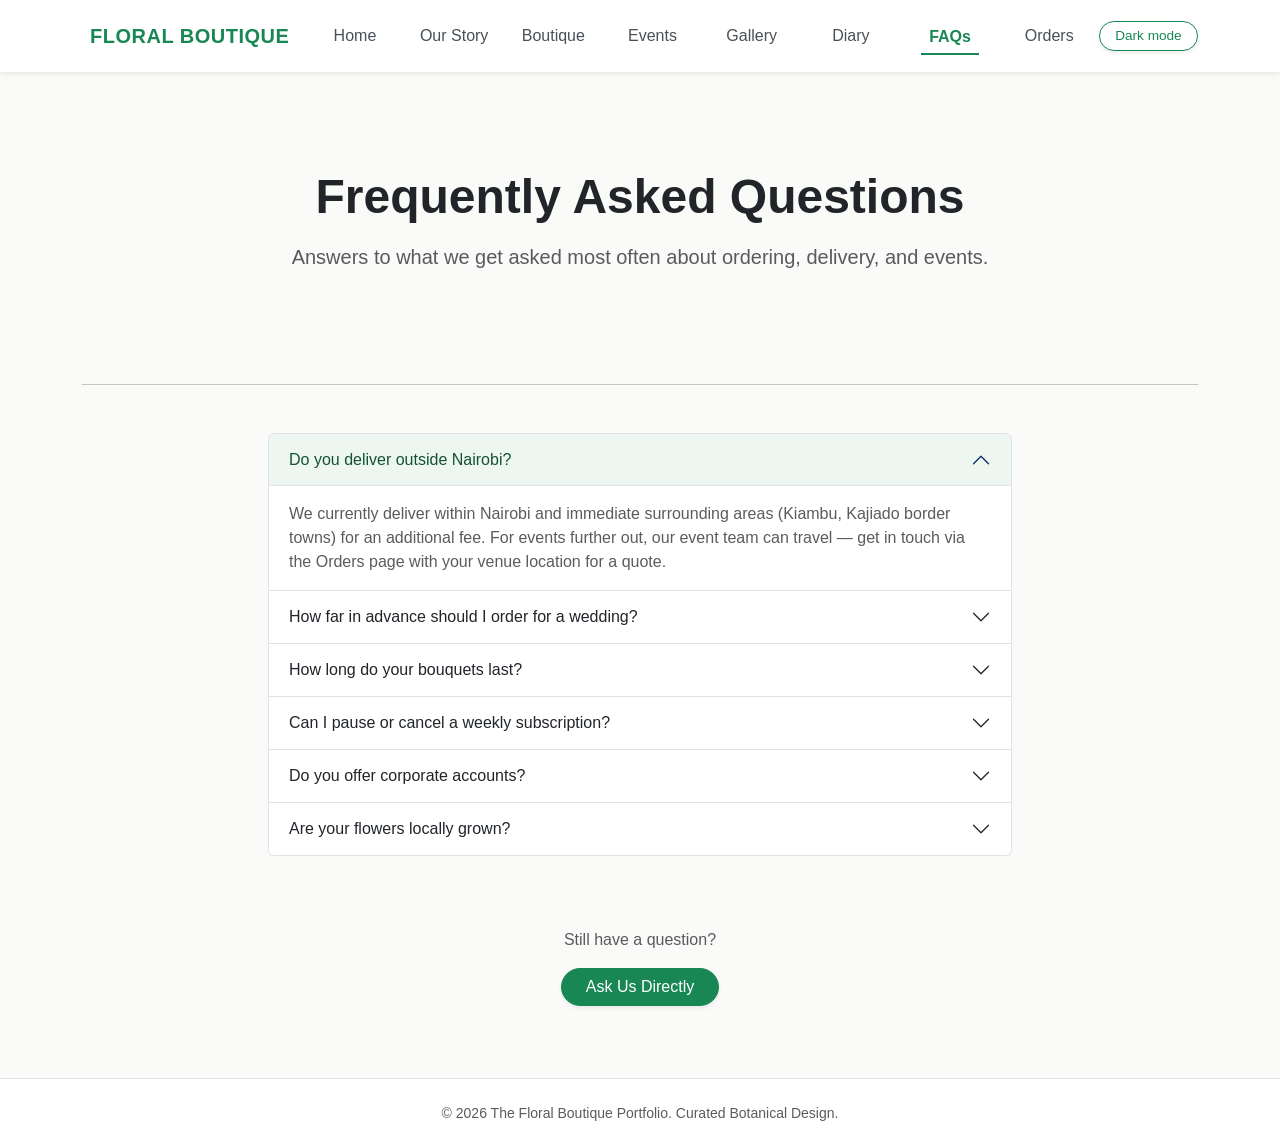
<file: faq.html>
<!DOCTYPE html>
<html lang="en">
<head>
    <meta charset="UTF-8">
    <meta name="viewport" content="width=device-width, initial-scale=1.0">
    <title>FAQs | Floral Boutique</title>
    <meta name="description" content="Common questions about ordering, delivery, and events at The Floral Boutique.">
    <link href="https://cdn.jsdelivr.net/npm/bootstrap@5.3.3/dist/css/bootstrap.min.css" rel="stylesheet">
    <link rel="stylesheet" href="css/styles.css">
</head>
<body>

    <!-- bootstrap navigation menu -->
    <header class="sticky-top bg-white shadow-sm">
        <nav class="navbar navbar-expand-lg navbar-light py-3">
            <div class="container">

                <a class="navbar-brand fw-bold text-success d-flex align-items-center gap-2" href="index.html">
                    <span class="fs-4"></span>
                    <span class="letter-spacing-custom">FLORAL BOUTIQUE</span>
                </a>

                <button class="navbar-toggler border-0" type="button" data-bs-toggle="collapse" data-bs-target="#floralNavbarPrimary" aria-controls="floralNavbarPrimary" aria-expanded="false" aria-label="Toggle navigation">
                    <span class="navbar-toggler-icon"></span>
                </button>

                <div class="collapse navbar-collapse" id="floralNavbarPrimary">
                    <ul class="navbar-nav ms-auto mb-2 mb-lg-0 fw-medium align-items-lg-center w-100 d-lg-grid text-center" style="grid-template-columns: repeat(9, 1fr); max-width: 900px;">
                        <li class="nav-item">
                            <a class="nav-link text-dark-emphasis d-inline-block" href="index.html">Home</a>
                        </li>
                        <li class="nav-item">
                            <a class="nav-link text-dark-emphasis d-inline-block" href="about.html">Our Story</a>
                        </li>
                        <li class="nav-item">
                            <a class="nav-link text-dark-emphasis d-inline-block" href="floral_boutique.html">Boutique</a>
                        </li>
                        <li class="nav-item">
                            <a class="nav-link text-dark-emphasis d-inline-block" href="services.html">Events</a>
                        </li>
                        <li class="nav-item">
                            <a class="nav-link text-dark-emphasis d-inline-block" href="gallery.html">Gallery</a>
                        </li>
                        <li class="nav-item">
                            <a class="nav-link text-dark-emphasis d-inline-block" href="blog.html">Diary</a>
                        </li>
                        <li class="nav-item">
                            <a class="nav-link text-success fw-bold border-bottom border-success border-2 pb-1 d-inline-block" href="faq.html">FAQs</a>
                        </li>
                        <li class="nav-item">
                            <a class="nav-link text-dark-emphasis d-inline-block" href="contact.html">Orders</a>
                        </li>
                        <li class="nav-item">
                            <button id="themeToggle" class="btn btn-outline-success btn-sm rounded-pill px-2 shadow-sm w-100" style="font-size: 0.85rem;">
                                Dark mode
                            </button>
                        </li>
                    </ul>
                </div>

            </div>
        </nav>
    </header>

    <!-- Main Content Body -->
    <main class="container my-5 flex-grow-1">

    <!-- Hero Header Section -->
        <section class="py-5 text-center col-lg-8 mx-auto">
            <h1 class="display-5 fw-bold text-dark mb-3">Frequently Asked Questions</h1>
            <p class="lead text-muted">
                Answers to what we get asked most often about ordering, delivery, and events.
            </p>
        </section>
 
        <hr class="my-5 opacity-25">
 
    <!-- Accordion -->
        <section class="pb-5 col-lg-8 mx-auto">
            <div class="accordion" id="faqAccordion">
 
                <div class="accordion-item">
                    <h2 class="accordion-header">
                        <button class="accordion-button" type="button" data-bs-toggle="collapse" data-bs-target="#faq1" aria-expanded="true" aria-controls="faq1">
                            Do you deliver outside Nairobi?
                        </button>
                    </h2>
                    <div id="faq1" class="accordion-collapse collapse show" data-bs-parent="#faqAccordion">
                        <div class="accordion-body text-muted">
                            We currently deliver within Nairobi and immediate surrounding areas (Kiambu, Kajiado border towns) for an additional fee. For events further out, our event team can travel — get in touch via the Orders page with your venue location for a quote.
                        </div>
                    </div>
                </div>
 
                <div class="accordion-item">
                    <h2 class="accordion-header">
                        <button class="accordion-button collapsed" type="button" data-bs-toggle="collapse" data-bs-target="#faq2" aria-expanded="false" aria-controls="faq2">
                            How far in advance should I order for a wedding?
                        </button>
                    </h2>
                    <div id="faq2" class="accordion-collapse collapse" data-bs-parent="#faqAccordion">
                        <div class="accordion-body text-muted">
                            We recommend booking 6–8 weeks ahead for weddings so we can secure the right stems from our growers, especially for varieties that are only in season for a few weeks. Smaller arrangements and single bouquets can usually be arranged with 3–5 days' notice.
                        </div>
                    </div>
                </div>
 
                <div class="accordion-item">
                    <h2 class="accordion-header">
                        <button class="accordion-button collapsed" type="button" data-bs-toggle="collapse" data-bs-target="#faq3" aria-expanded="false" aria-controls="faq3">
                            How long do your bouquets last?
                        </button>
                    </h2>
                    <div id="faq3" class="accordion-collapse collapse" data-bs-parent="#faqAccordion">
                        <div class="accordion-body text-muted">
                            Most bouquets stay fresh for 5–7 days with a daily water change and stem trim. Hardier stems like chrysanthemums and eucalyptus can last up to two weeks. See our Diary for a full guide on extending vase life.
                        </div>
                    </div>
                </div>
 <div class="accordion-item">
                    <h2 class="accordion-header">
                        <button class="accordion-button collapsed" type="button" data-bs-toggle="collapse" data-bs-target="#faq4" aria-expanded="false" aria-controls="faq4">
                            Can I pause or cancel a weekly subscription?
                        </button>
                    </h2>
                    <div id="faq4" class="accordion-collapse collapse" data-bs-parent="#faqAccordion">
                        <div class="accordion-body text-muted">
                            Yes — subscriptions can be paused or cancelled any time before the Sunday cut-off for the following week's delivery. Just message us on the Orders page and we'll confirm the change.
                        </div>
                    </div>
                </div>
 
                <div class="accordion-item">
                    <h2 class="accordion-header">
                        <button class="accordion-button collapsed" type="button" data-bs-toggle="collapse" data-bs-target="#faq5" aria-expanded="false" aria-controls="faq5">
                            Do you offer corporate accounts?
                        </button>
                    </h2>
                    <div id="faq5" class="accordion-collapse collapse" data-bs-parent="#faqAccordion">
                        <div class="accordion-body text-muted">
                            Yes. We work with a number of offices and studios on standing weekly orders, with invoicing at month-end. Select "Corporate Account" as the inquiry type on the Orders page and we'll set up a call.
                        </div>
                    </div>
                </div>
 
                <div class="accordion-item">
                    <h2 class="accordion-header">
                        <button class="accordion-button collapsed" type="button" data-bs-toggle="collapse" data-bs-target="#faq6" aria-expanded="false" aria-controls="faq6">
                            Are your flowers locally grown?
                        </button>
                    </h2>
                    <div id="faq6" class="accordion-collapse collapse" data-bs-parent="#faqAccordion">
                        <div class="accordion-body text-muted">
                            The majority of our stems come from growers in Naivasha and Limuru. A small number of specialty varieties not grown locally are imported in season — these are clearly noted on the relevant Boutique listing.
                        </div>
                    </div>
                </div>
 
            </div>

        </section>    
        <!-- CTA -->
        <section class="text-center py-4">
            <p class="text-muted">Still have a question?</p>
            <a href="contact.html" class="btn btn-success rounded-pill px-4 shadow-sm">Ask Us Directly</a>
        </section>
 

    </main>

    <!-- Global Footer -->
    <footer class="bg-white py-4 mt-auto border-top">
        <div class="container text-center">
            <p class="mb-0 text-muted small">&copy; <span id="year"></span> The Floral Boutique Portfolio. Curated Botanical Design.</p>
        </div>
    </footer>

    <script src="https://cdn.jsdelivr.net/npm/bootstrap@5.3.3/dist/js/bootstrap.bundle.min.js"></script>
    <script src="js/main.js"></script>
</body>
</html>
</file>
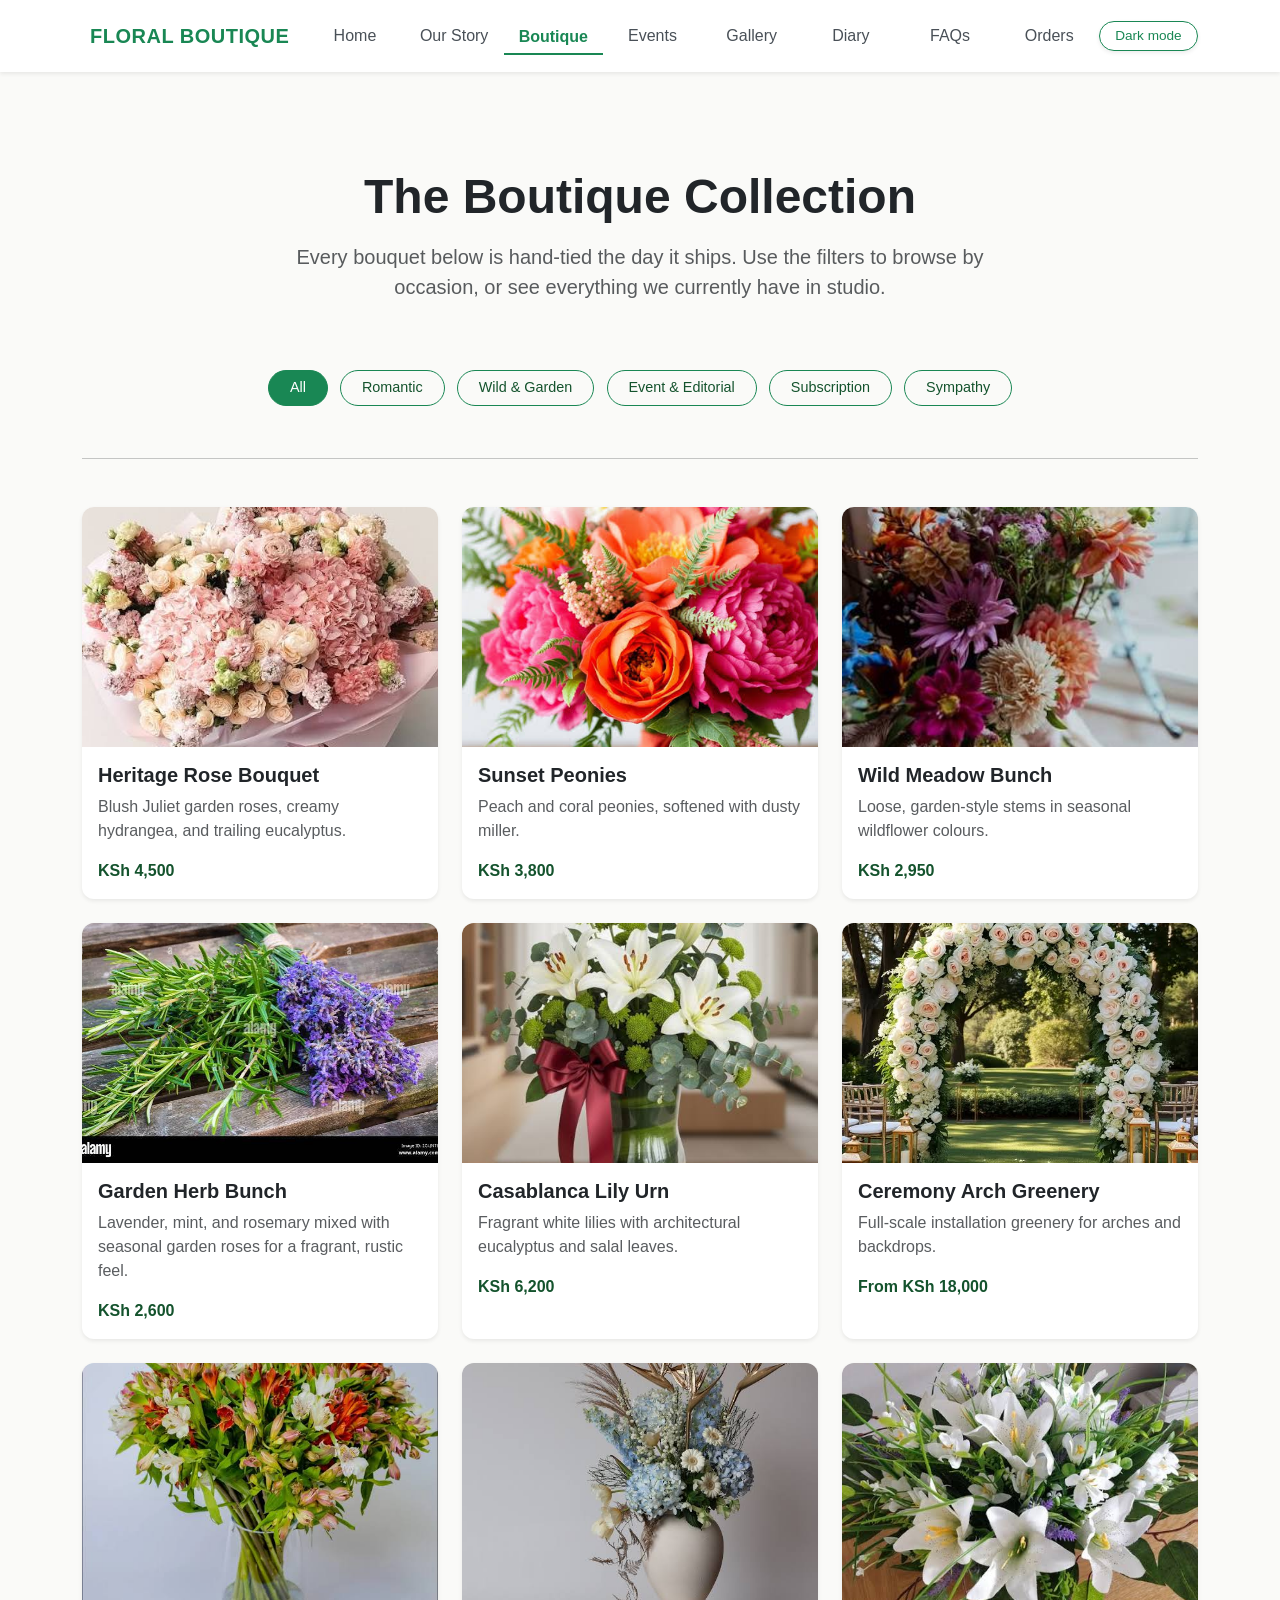
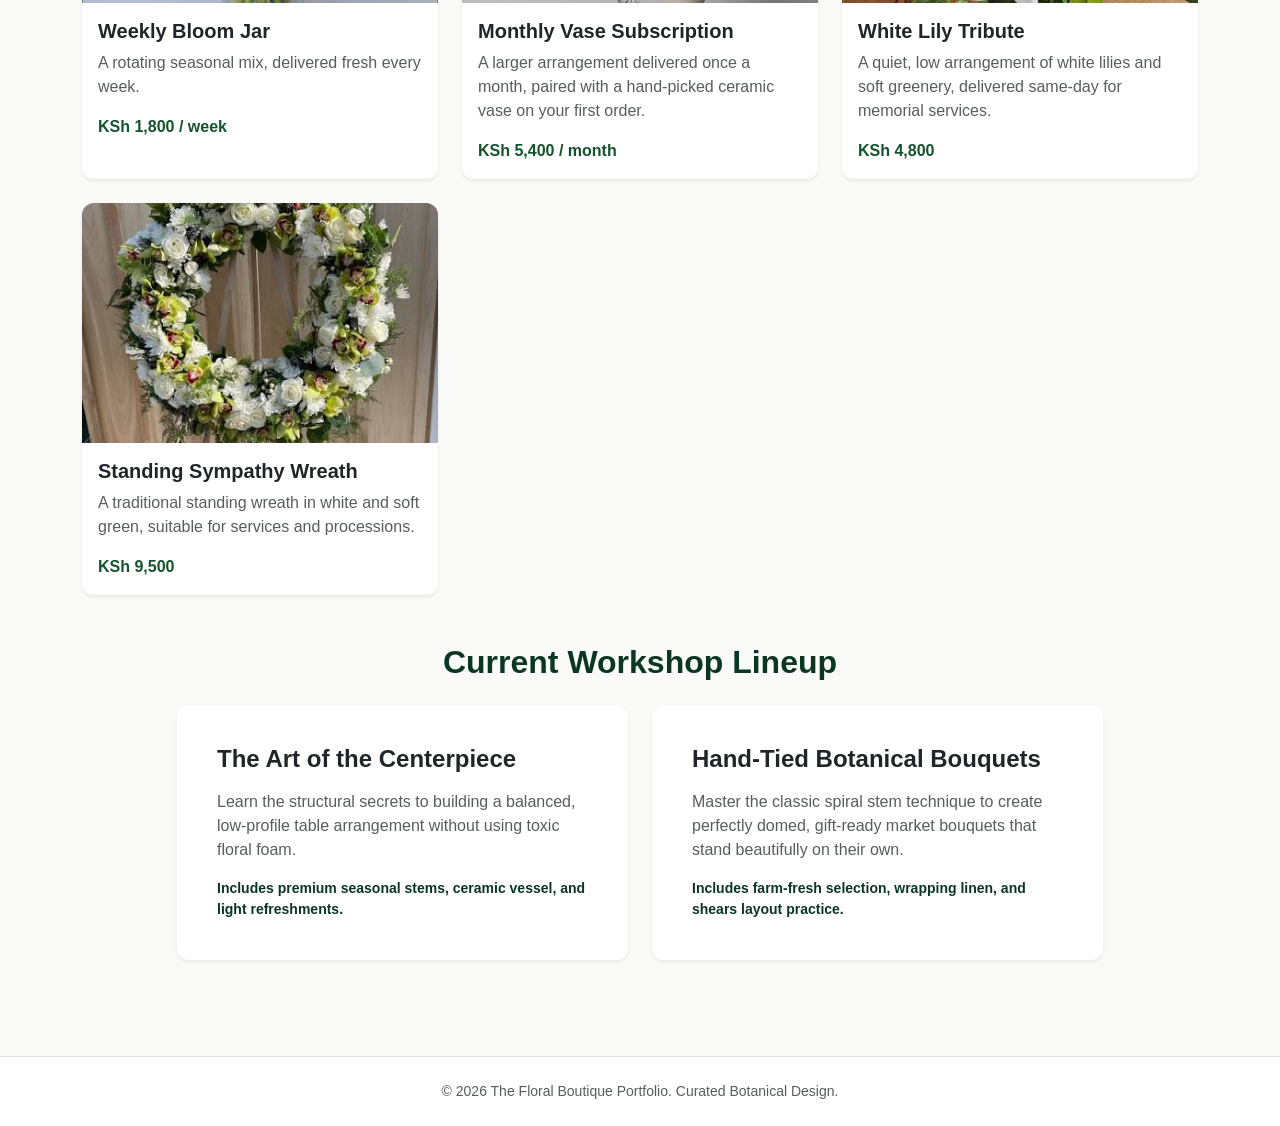
<file: floral_boutique.html>
<!DOCTYPE html>
<html lang="en">
<head>
    <meta charset="UTF-8">
    <meta name="viewport" content="width=device-width, initial-scale=1.0">
    <title>The Floral Boutique Experience | Floral Boutique</title>
    <link href="https://cdn.jsdelivr.net/npm/bootstrap@5.3.3/dist/css/bootstrap.min.css" rel="stylesheet">
    <link rel="stylesheet" href="css/styles.css">
</head>
<body>

    <!-- bootstrap navigation menu -->
    <header class="sticky-top bg-white shadow-sm"><!--menu bar to stay top-->
        <nav class="navbar navbar-expand-lg navbar-light py-3"> <!--different displays for both laptop and mobile-->
            <div class="container">
                
                <a class="navbar-brand fw-bold text-success d-flex align-items-center gap-2" href="index.html"> <!--formats as official business logo,href is to make it clickable-->
                    <span class="fs-4"></span> 
                    <span class="letter-spacing-custom">FLORAL BOUTIQUE</span>
                </a>
                
                <button class="navbar-toggler border-0" type="button" data-bs-toggle="collapse" data-bs-target="#floralNavbarPrimary" aria-controls="floralNavbarPrimary" aria-expanded="false" aria-label="Toggle navigation"> <!--button for mobile menu-->
                    <span class="navbar-toggler-icon"></span>
                </button>
                
                <div class="collapse navbar-collapse" id="floralNavbarPrimary">

            <ul class="navbar-nav ms-auto mb-2 mb-lg-0 fw-medium align-items-lg-center w-100 d-lg-grid text-center" style="grid-template-columns: repeat(9, 1fr); max-width: 900px;"> <!--identical columns-->
                <li class="nav-item">
                    <a class="nav-link text-dark-emphasis d-inline-block" href="index.html">Home</a>
                </li>
    
                <li class="nav-item">
                    <a class="nav-link text-dark-emphasis d-inline-block" href="about.html">Our Story</a>
                </li>
    
                <li class="nav-item">
                    <a class="nav-link text-success fw-bold border-bottom border-success border-2 pb-1" href="floral_boutique.html">Boutique</a> <!--highlighted link-->
                </li>
    
                <li class="nav-item">
                    <a class="nav-link text-dark-emphasis d-inline-block" href="services.html">Events</a>
                </li>
    
                <li class="nav-item">
                    <a class="nav-link text-dark-emphasis d-inline-block" href="gallery.html">Gallery</a>
                </li>
    
                <li class="nav-item">
                    <a class="nav-link text-dark-emphasis d-inline-block" href="blog.html">Diary</a>
                </li>
    
                <li class="nav-item">
                    <a class="nav-link text-dark-emphasis d-inline-block" href="faq.html">FAQs</a>
                </li>
    
                <li class="nav-item">
                    <a class="nav-link text-dark-emphasis d-inline-block" href="contact.html">Orders</a>
                </li>
    
                <li class="nav-item">
                    <button id="themeToggle" class="btn btn-outline-success btn-sm rounded-pill px-2 shadow-sm w-100" style="font-size: 0.85rem;">
                     Mode
                    </button>
                </li>
    
            </ul>
                </div>
                
            </div>
        </nav>
    </header>

    <main class="container my-5">
     <!-- Hero Header Section -->
    <section class="py-5 text-center col-lg-8 mx-auto">
      <h1 class="display-5 fw-bold text-dark mb-3">The Boutique Collection</h1>
      <p class="lead text-muted">
        Every bouquet below is hand-tied the day it ships. Use the filters to browse by occasion, or see everything we currently have in studio.
      </p>
    </section>
 
    <!-- Filter controls -->
    <div class="text-center mb-5" id="filterControls">
        <button class="filter-btn active" data-filter="all">All</button>
        <button class="filter-btn" data-filter="romantic">Romantic</button>
        <button class="filter-btn" data-filter="wild">Wild &amp; Garden</button>
        <button class="filter-btn" data-filter="event">Event &amp; Editorial</button>
        <button class="filter-btn" data-filter="subscription">Subscription</button>
        <button class="filter-btn" data-filter="sympathy">Sympathy</button>
    </div>
 
    <hr class="my-5 opacity-25">

    <!-- Product grid -->
    <section class="pb-5">
      <div class="row g-4" id="productGrid">
 
        <div class="col-md-6 col-lg-4 product-card" data-category="romantic">
          <div class="card h-100 shadow-sm border-0">
            <img src="images/heritage-rose-bouquet.jpg" alt="Heritage Rose Bouquet with blush garden roses and hydrangea" class="boutique-img" loading="lazy">
            <div class="card-body">
              <h3 class="h5 card-title fw-bold text-dark">Heritage Rose Bouquet</h3>
              <p class="card-text text-muted">Blush Juliet garden roses, creamy hydrangea, and trailing eucalyptus.</p>
              <p class="product-price mb-0">KSh 4,500</p>
            </div>
          </div>
        </div>
 
        <div class="col-md-6 col-lg-4 product-card" data-category="romantic">
          <div class="card h-100 shadow-sm border-0">
            <img src="images/sunset-peonies-bouquet.jpg" alt="Sunset Peonies bouquet in coral and peach tones" class="boutique-img" loading="lazy">
            <div class="card-body">
              <h3 class="h5 card-title fw-bold text-dark">Sunset Peonies</h3>
              <p class="card-text text-muted">Peach and coral peonies, softened with dusty miller.</p>
              <p class="product-price mb-0">KSh 3,800</p>
            </div>
          </div>
        </div>
 
        <div class="col-md-6 col-lg-4 product-card" data-category="wild">
          <div class="card h-100 shadow-sm border-0">
            <img src="images/meadow-loose-bouquet.jpg" alt="Wild Meadow loose wildflower bouquet" class="boutique-img" loading="lazy">
            <div class="card-body">
              <h3 class="h5 card-title fw-bold text-dark">Wild Meadow Bunch</h3>
              <p class="card-text text-muted">Loose, garden-style stems in seasonal wildflower colours.</p>
              <p class="product-price mb-0">KSh 2,950</p>
            </div>
          </div>
        </div>
 
        <div class="col-md-6 col-lg-4 product-card" data-category="wild">
          <div class="card h-100 shadow-sm border-0">
            <img src="images/herb-bunch.jpg" alt="Garden Herb Bunch with lavender, mint, and rosemary" class="boutique-img" loading="lazy">
            <div class="card-body">
              <h3 class="h5 card-title fw-bold text-dark">Garden Herb Bunch</h3>
              <p class="card-text text-muted">Lavender, mint, and rosemary mixed with seasonal garden roses for a fragrant, rustic feel.</p>
              <p class="product-price mb-0">KSh 2,600</p>
            </div>
          </div>
        </div>

        <div class="col-md-6 col-lg-4 product-card" data-category="event">
          <div class="card h-100 shadow-sm border-0">
            <img src="images/casablanca-lilies-eucalyptus.jpg" alt="Casablanca Lily Urn arrangement with white lilies and eucalyptus" class="boutique-img" loading="lazy">
            <div class="card-body">
              <h3 class="h5 card-title fw-bold text-dark">Casablanca Lily Urn</h3>
              <p class="card-text text-muted">Fragrant white lilies with architectural eucalyptus and salal leaves.</p>
              <p class="product-price mb-0">KSh 6,200</p>
            </div>
          </div>
        </div>
 
        <div class="col-md-6 col-lg-4 product-card" data-category="event">
          <div class="card h-100 shadow-sm border-0">
            <img src="images/ceremony-arch-installation.jpg" alt="Ceremony arch floral installation with greenery and white blooms" class="boutique-img" loading="lazy">
            <div class="card-body">
              <h3 class="h5 card-title fw-bold text-dark">Ceremony Arch Greenery</h3>
              <p class="card-text text-muted">Full-scale installation greenery for arches and backdrops.</p>
              <p class="product-price mb-0">From KSh 18,000</p>
            </div>
          </div>
        </div>
 
        <div class="col-md-6 col-lg-4 product-card" data-category="subscription">
          <div class="card h-100 shadow-sm border-0">
            <img src="images/flowerjar-arrangement.jpg" alt="Weekly subscription flower jar arrangement" class="boutique-img" loading="lazy">
            <div class="card-body">
              <h3 class="h5 card-title fw-bold text-dark">Weekly Bloom Jar</h3>
              <p class="card-text text-muted">A rotating seasonal mix, delivered fresh every week.</p>
              <p class="product-price mb-0">KSh 1,800 / week</p>
            </div>
          </div>
        </div>
 
        <div class="col-md-6 col-lg-4 product-card" data-category="subscription">
          <div class="card h-100 shadow-sm border-0">
            <img src="images/vase-subscription-set.jpg" alt="Monthly vase subscription set with rotating seasonal stems" class="boutique-img" loading="lazy">
            <div class="card-body">
              <h3 class="h5 card-title fw-bold text-dark">Monthly Vase Subscription</h3>
              <p class="card-text text-muted">A larger arrangement delivered once a month, paired with a hand-picked ceramic vase on your first order.</p>
              <p class="product-price mb-0">KSh 5,400 / month</p>
            </div>
          </div>
        </div>
      
      <div class="col-md-6 col-lg-4 product-card" data-category="sympathy">
          <div class="card h-100 shadow-sm border-0">
            <img src="images/white-lily.jpg" alt="White Lily Tribute arrangement in a low ceramic bowl" class="boutique-img" loading="lazy">
            <div class="card-body">
              <h3 class="h5 card-title fw-bold text-dark">White Lily Tribute</h3>
              <p class="card-text text-muted">A quiet, low arrangement of white lilies and soft greenery, delivered same-day for memorial services.</p>
              <p class="product-price mb-0">KSh 4,800</p>
            </div>
          </div>
        </div>
 
        <div class="col-md-6 col-lg-4 product-card" data-category="sympathy">
          <div class="card h-100 shadow-sm border-0">
            <img src="images/standing-wreath.jpg" alt="Standing sympathy wreath with white and green florals" class="boutique-img" loading="lazy">
            <div class="card-body">
              <h3 class="h5 card-title fw-bold text-dark">Standing Sympathy Wreath</h3>
              <p class="card-text text-muted">A traditional standing wreath in white and soft green, suitable for services and processions.</p>
              <p class="product-price mb-0">KSh 9,500</p>
            </div>
          </div>
        </div>
 
      </div>
 
      <p id="noResults" class="text-center text-muted mt-5 d-none">No bouquets match this filter right now — check back soon or browse "All".</p>
    </section>
 
    <!-- Workshop Lineup Section -->
    <section class="pb-5">
      <h2 class="text-center fw-bold mb-4 text-success-emphasis">Current Workshop Lineup</h2>
      <div class="row g-4 justify-content-center">
        
        <!-- Workshop Card 1 -->
        <div class="col-md-6 col-lg-5">
          <div class="card h-100 shadow-sm border-0 p-4 bg-white">
            <div class="card-body">
              <h3 class="h4 card-title fw-bold text-dark mb-3">The Art of the Centerpiece</h3>
              <p class="card-text text-muted mb-3">
                Learn the structural secrets to building a balanced, low-profile table arrangement without using toxic floral foam. 
              </p>
              <span class="text-success-emphasis small d-block fw-semibold italic">
                Includes premium seasonal stems, ceramic vessel, and light refreshments.
              </span>
            </div>
          </div>
        </div>

        <!-- Workshop Card 2 -->
        <div class="col-md-6 col-lg-5">
          <div class="card h-100 shadow-sm border-0 p-4 bg-white">
            <div class="card-body">
              <h3 class="h4 card-title fw-bold text-dark mb-3">Hand-Tied Botanical Bouquets</h3>
              <p class="card-text text-muted mb-3">
                Master the classic spiral stem technique to create perfectly domed, gift-ready market bouquets that stand beautifully on their own.
              </p>
              <span class="text-success-emphasis small d-block fw-semibold italic">
                Includes farm-fresh selection, wrapping linen, and shears layout practice.
              </span>
            </div>
          </div>
        </div>

      </div>
    </section>
  </main>

  <!-- Global Footer -->
  <footer class="bg-white py-4 mt-auto border-top">
    <div class="container text-center">
      <p class="mb-0 text-muted small">&copy; 2026 The Floral Boutique Portfolio. Curated Botanical Design.</p>
    </div>
  </footer>

    <script src="https://cdn.jsdelivr.net/npm/bootstrap@5.3.3/dist/js/bootstrap.bundle.min.js"></script>
    <script src="js/main.js"></script>
    <script src="js/boutique.js"></script>
</body>
</html>
</file>
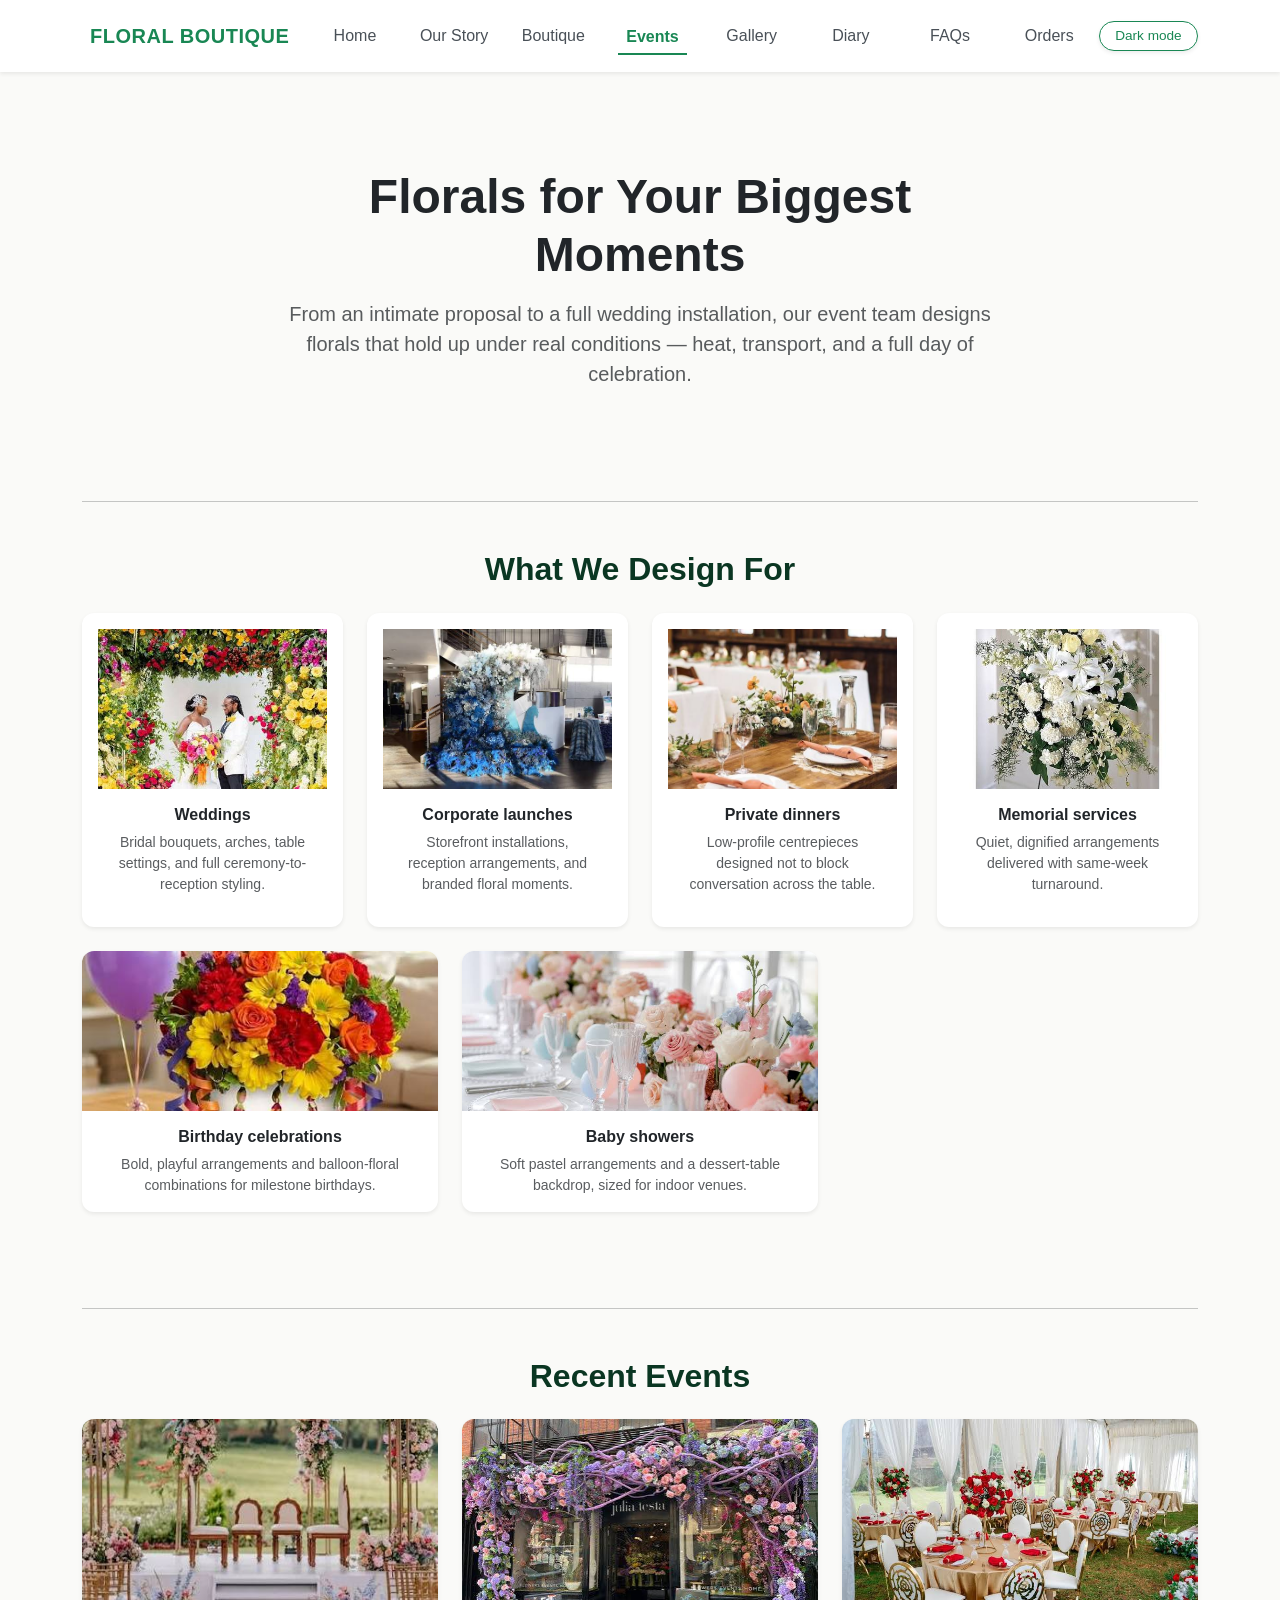
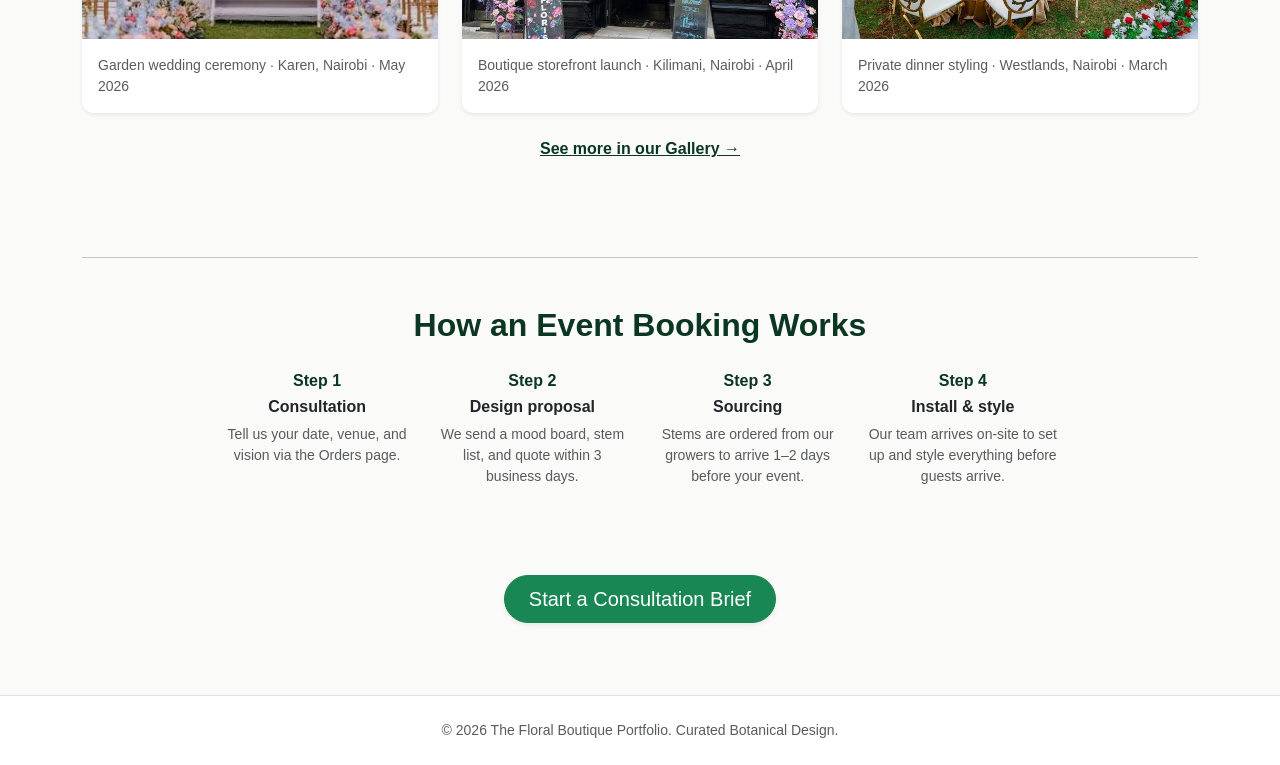
<file: services.html>
<!DOCTYPE html>
<html lang="en">
<head>
    <meta charset="UTF-8">
    <meta name="viewport" content="width=device-width, initial-scale=1.0">
    <title>Events | Floral Boutique</title>
    <meta name="description" content="The Floral Boutique designs florals for weddings, corporate launches, and private events across Nairobi.">
    <link href="https://cdn.jsdelivr.net/npm/bootstrap@5.3.3/dist/css/bootstrap.min.css" rel="stylesheet">
    <link rel="stylesheet" href="css/styles.css">
</head>
<body>

    <!-- bootstrap navigation menu -->
    <header class="sticky-top bg-white shadow-sm">
        <nav class="navbar navbar-expand-lg navbar-light py-3">
            <div class="container">

                <a class="navbar-brand fw-bold text-success d-flex align-items-center gap-2" href="index.html">
                    <span class="fs-4"></span>
                    <span class="letter-spacing-custom">FLORAL BOUTIQUE</span>
                </a>

                <button class="navbar-toggler border-0" type="button" data-bs-toggle="collapse" data-bs-target="#floralNavbarPrimary" aria-controls="floralNavbarPrimary" aria-expanded="false" aria-label="Toggle navigation">
                    <span class="navbar-toggler-icon"></span>
                </button>

                <div class="collapse navbar-collapse" id="floralNavbarPrimary">
                    <ul class="navbar-nav ms-auto mb-2 mb-lg-0 fw-medium align-items-lg-center w-100 d-lg-grid text-center" style="grid-template-columns: repeat(9, 1fr); max-width: 900px;">
                        <li class="nav-item">
                            <a class="nav-link text-dark-emphasis d-inline-block" href="index.html">Home</a>
                        </li>
                        <li class="nav-item">
                            <a class="nav-link text-dark-emphasis d-inline-block" href="about.html">Our Story</a>
                        </li>
                        <li class="nav-item">
                            <a class="nav-link text-dark-emphasis d-inline-block" href="floral_boutique.html">Boutique</a>
                        </li>
                        <li class="nav-item">
                            <a class="nav-link text-success fw-bold border-bottom border-success border-2 pb-1 d-inline-block" href="services.html">Events</a>
                        </li>
                        <li class="nav-item">
                            <a class="nav-link text-dark-emphasis d-inline-block" href="gallery.html">Gallery</a>
                        </li>
                        <li class="nav-item">
                            <a class="nav-link text-dark-emphasis d-inline-block" href="blog.html">Diary</a>
                        </li>
                        <li class="nav-item">
                            <a class="nav-link text-dark-emphasis d-inline-block" href="faq.html">FAQs</a>
                        </li>
                        <li class="nav-item">
                            <a class="nav-link text-dark-emphasis d-inline-block" href="contact.html">Orders</a>
                        </li>
                        <li class="nav-item">
                            <button id="themeToggle" class="btn btn-outline-success btn-sm rounded-pill px-2 shadow-sm w-100" style="font-size: 0.85rem;">
                                Dark mode
                            </button>
                        </li>
                    </ul>
                </div>

            </div>
        </nav>
    </header>

    <!-- Main Content Body -->
    <main class="container my-5 flex-grow-1">
    <!-- Hero Header Section -->
        <section class="py-5 text-center col-lg-8 mx-auto">
            <h1 class="display-5 fw-bold text-dark mb-3">Florals for Your Biggest Moments</h1>
            <p class="lead text-muted">
                From an intimate proposal to a full wedding installation, our event team designs florals that hold up under real conditions — heat, transport, and a full day of celebration.
            </p>
        </section>
 
        <hr class="my-5 opacity-25">
 
        <!-- Event types -->
        <section class="pb-5">
            <h2 class="text-center fw-bold mb-4 text-success-emphasis">What We Design For</h2>
            <div class="row g-4">
 
                <div class="col-md-6 col-lg-3">
                    <div class="card h-100 shadow-sm border-0 p-3 text-center">
                        <img src="images/ceremony-arch-bridal-bouquet.jpg" alt="Floral ceremony arch and bridal bouquet at a wedding" class="event-type-img">
                        <div class="card-body">
                            <h3 class="h6 fw-bold text-dark mb-2">Weddings</h3>
                            <p class="card-text text-muted small mb-0">Bridal bouquets, arches, table settings, and full ceremony-to-reception styling.</p>
                        </div>
                    </div>
                </div>
 
                <div class="col-md-6 col-lg-3">
                    <div class="card h-100 shadow-sm border-0 p-3 text-center">
                        <img src="images/storefront-floral-installation1.jpg" alt="Storefront floral installation at a corporate launch event" class="event-type-img">
                        <div class="card-body">
                            <h3 class="h6 fw-bold text-dark mb-2">Corporate launches</h3>
                            <p class="card-text text-muted small mb-0">Storefront installations, reception arrangements, and branded floral moments.</p>
                        </div>
                    </div>
                </div>
 
                <div class="col-md-6 col-lg-3">
                    <div class="card h-100 shadow-sm border-0 p-3 text-center">
                         <img src="images/floral-centrepiece.jpg" alt="Low floral centrepiece on a private dinner table" class="event-type-img">
                        <div class="card-body">
                            <h3 class="h6 fw-bold text-dark mb-2">Private dinners</h3>
                            <p class="card-text text-muted small mb-0">Low-profile centrepieces designed not to block conversation across the table.</p>
                        </div>
                    </div>
                </div>
 
                <div class="col-md-6 col-lg-3">
                    <div class="card h-100 shadow-sm border-0 p-3 text-center">
                        <img src="images/white-floral-arrangement.jpg" alt="Quiet white floral arrangement for a memorial service" class="event-type-img">
                        <div class="card-body">
                            <h3 class="h6 fw-bold text-dark mb-2">Memorial services</h3>
                            <p class="card-text text-muted small mb-0">Quiet, dignified arrangements delivered with same-week turnaround.</p>
                        </div>
                    </div>
                </div>
                <div class="col-md-6 col-lg-4">
                    <div class="card h-100 shadow-sm border-0 overflow-hidden text-center">
                        <img src="images/bright-floral-arrangment.jpg" alt="Bright colourful floral arrangement at a birthday celebration" class="event-type-img">
                        <div class="card-body">
                            <h3 class="h6 fw-bold text-dark mb-2">Birthday celebrations</h3>
                            <p class="card-text text-muted small mb-0">Bold, playful arrangements and balloon-floral combinations for milestone birthdays.</p>
                        </div>
                    </div>
                </div>
 
                <div class="col-md-6 col-lg-4">
                    <div class="card h-100 shadow-sm border-0 overflow-hidden text-center">
                        <img src="images/pastel-floral-arrangment.jpg" alt="Soft pastel floral arrangement at a baby shower" class="event-type-img">
                        <div class="card-body">
                            <h3 class="h6 fw-bold text-dark mb-2">Baby showers</h3>
                            <p class="card-text text-muted small mb-0">Soft pastel arrangements and a dessert-table backdrop, sized for indoor venues.</p>
                        </div>
                    </div>
                </div>

            </div>
        </section>
    <hr class="my-5 opacity-25">

     <!-- Past events showcase -->
        <section class="pb-5">
            <h2 class="text-center fw-bold mb-4 text-success-emphasis">Recent Events</h2>
            <div class="row g-4">
 
                <div class="col-md-6 col-lg-4">
                    <div class="card h-100 shadow-sm border-0 overflow-hidden">
                        <img src="images/garden-wedding.jpg" alt="Garden wedding ceremony arch in Karen, Nairobi" class="past-event-img">
                        <div class="card-body">
                            <p class="text-muted small mb-0">Garden wedding ceremony &middot; Karen, Nairobi &middot; May 2026</p>
                        </div>
                    </div>
                </div>
 
                <div class="col-md-6 col-lg-4">
                    <div class="card h-100 shadow-sm border-0 overflow-hidden">
                        <img src="images/storefront-floral-installation.jpg" alt="Storefront floral installation for a boutique launch in Kilimani" class="past-event-img">
                        <div class="card-body">
                            <p class="text-muted small mb-0">Boutique storefront launch &middot; Kilimani, Nairobi &middot; April 2026</p>
                        </div>
                    </div>
                </div>
 
                <div class="col-md-6 col-lg-4">
                    <div class="card h-100 shadow-sm border-0 overflow-hidden">
                        <img src="images/dinner-table-centerpiece.jpg" alt="Private dinner table centrepieces in Westlands" class="past-event-img">
                        <div class="card-body">
                            <p class="text-muted small mb-0">Private dinner styling &middot; Westlands, Nairobi &middot; March 2026</p>
                        </div>
                    </div>
                </div>
 
            </div>
            <div class="text-center mt-4">
                <a href="gallery.html" class="fw-semibold text-success-emphasis">See more in our Gallery &rarr;</a>
            </div>
        </section>
 
        <hr class="my-5 opacity-25">
 
        <!-- Process timeline -->
        <section class="pb-5 col-lg-9 mx-auto">
            <h2 class="text-center fw-bold mb-4 text-success-emphasis">How an Event Booking Works</h2>
            <div class="row g-4">
 
                <div class="col-md-3">
                    <div class="text-center">
                        <div class="fw-bold text-success-emphasis mb-1">Step 1</div>
                        <h3 class="h6 fw-bold">Consultation</h3>
                        <p class="text-muted small">Tell us your date, venue, and vision via the Orders page.</p>
                    </div>
                </div>
 
                <div class="col-md-3">
                    <div class="text-center">
                        <div class="fw-bold text-success-emphasis mb-1">Step 2</div>
                        <h3 class="h6 fw-bold">Design proposal</h3>
                        <p class="text-muted small">We send a mood board, stem list, and quote within 3 business days.</p>
                    </div>
                </div>
 
                <div class="col-md-3">
                    <div class="text-center">
                        <div class="fw-bold text-success-emphasis mb-1">Step 3</div>
                        <h3 class="h6 fw-bold">Sourcing</h3>
                        <p class="text-muted small">Stems are ordered from our growers to arrive 1–2 days before your event.</p>
                    </div>
                </div>
 
                <div class="col-md-3">
                    <div class="text-center">
                        <div class="fw-bold text-success-emphasis mb-1">Step 4</div>
                        <h3 class="h6 fw-bold">Install &amp; style</h3>
                        <p class="text-muted small">Our team arrives on-site to set up and style everything before guests arrive.</p>
                    </div>
                </div>
 
            </div>
        </section>
 <!-- CTA -->
        <section class="text-center py-4">
            <a href="contact.html" class="btn btn-success btn-lg rounded-pill px-4 shadow-sm">Start a Consultation Brief</a>
        </section>
 
        

    </main>

    <!-- Global Footer -->
    <footer class="bg-white py-4 mt-auto border-top">
        <div class="container text-center">
            <p class="mb-0 text-muted small">&copy; <span id="year"></span> The Floral Boutique Portfolio. Curated Botanical Design.</p>
        </div>
    </footer>

    <script src="https://cdn.jsdelivr.net/npm/bootstrap@5.3.3/dist/js/bootstrap.bundle.min.js"></script>
    <script src="js/main.js"></script>
</body>
</html>
</file>
<file: css/styles.css>
:root {
  --fb-green: #198754;
  --fb-green-dark: #14532d;
  --fb-cream: #fafaf8;
  --fb-text-muted: #6c757d;
  --fb-card-radius: 0.75rem;
}

body {
  font-family: 'Poppins', 'Segoe UI', sans-serif;
  background-color: var(--fb-cream);
  display: flex;
  flex-direction: column;
  min-height: 100vh;
}

main {
  flex: 1;
}

.letter-spacing-custom {
  letter-spacing: 0.5px;
}

/* ---------- Navbar ---------- */
.navbar-nav .nav-link {
  transition: color 0.15s ease;
}
.navbar-nav .nav-link:hover {
  color: var(--fb-green) !important;
}

#themeToggle {
  cursor: pointer;
}

/* ---------- Cards ---------- */
.card {
  border-radius: var(--fb-card-radius);
}
.card:hover {
  transition: box-shadow 0.2s ease, transform 0.2s ease;
}

/* ---------- Product / shop cards ---------- */
.product-card img {
  height: 240px;
  object-fit: cover;
  border-radius: var(--fb-card-radius) var(--fb-card-radius) 0 0;
}

.product-price {
  color: var(--fb-green-dark);
  font-weight: 600;
}

/* ---------- Filter buttons (Boutique page) ---------- */
.filter-btn {
  border: 1.5px solid var(--fb-green);
  background: transparent;
  color: var(--fb-green-dark);
  border-radius: 2rem;
  padding: 0.4rem 1.3rem;
  margin: 0.25rem;
  font-size: 0.9rem;
  transition: all 0.2s ease;
}
.filter-btn.active,
.filter-btn:hover {
  background-color: var(--fb-green);
  color: #fff;
}

.product-card {
  transition: opacity 0.25s ease, transform 0.25s ease;
}
.product-card.fb-hidden {
  display: none;
}

/* ---------- Gallery / carousel ---------- */
.gallery-thumb {
  cursor: pointer;
  border-radius: var(--fb-card-radius);
  overflow: hidden;
  height: 220px;
}
.gallery-thumb img {
  width: 100%;
  height: 100%;
  object-fit: cover;
  transition: transform 0.3s ease;
}
.gallery-thumb:hover img {
  transform: scale(1.05);
}

/* ---------- Diary / blog cards ---------- */
.blog-card .blog-meta {
  font-size: 0.85rem;
  color: var(--fb-text-muted);
}

/* ---------- FAQ accordion tweaks ---------- */
.accordion-button:not(.collapsed) {
  background-color: rgba(25, 135, 84, 0.08);
  color: var(--fb-green-dark);
}
.accordion-button:focus {
  box-shadow: 0 0 0 0.2rem rgba(25, 135, 84, 0.25);
}

/* ---------- Contact form validation ---------- */
.form-control.is-invalid,
.form-select.is-invalid {
  border-color: #dc3545;
}
.form-control.is-valid,
.form-select.is-valid {
  border-color: var(--fb-green);
}
#formStatus.alert {
  border-radius: var(--fb-card-radius);
}

/* ---------- Footer ---------- */
footer a {
  color: var(--fb-text-muted);
  text-decoration: none;
}
footer a:hover {
  color: var(--fb-green);
}

/* ==========================================================================
   DARK MODE — activated via [data-bs-theme="dark"] on <html>, toggled by
   js/main.js. Bootstrap 5.3 handles most component theming automatically;
   these rules cover our custom classes.
   ========================================================================== */
[data-bs-theme="dark"] {
  --fb-cream: #1a1d1a;
}

[data-bs-theme="dark"] body {
  background-color: var(--fb-cream);
}

[data-bs-theme="dark"] .navbar,
[data-bs-theme="dark"] header.sticky-top,
[data-bs-theme="dark"] footer {
  background-color: #212521 !important;
  border-color: #343a34 !important;
}

[data-bs-theme="dark"] .card,
[data-bs-theme="dark"] .bg-white {
  background-color: #242824 !important;
  color: #e8e8e3;
}

[data-bs-theme="dark"] .text-dark,
[data-bs-theme="dark"] .text-dark-emphasis {
  color: #e8e8e3 !important;
}

[data-bs-theme="dark"] .text-muted,
[data-bs-theme="dark"] .lead.text-muted,
[data-bs-theme="dark"] .card-text.text-muted {
  color: #a8aca5 !important;
}

[data-bs-theme="dark"] .bg-light {
  background-color: #20231f !important;
}

[data-bs-theme="dark"] .border-top,
[data-bs-theme="dark"] .border-light,
[data-bs-theme="dark"] hr {
  border-color: #343a34 !important;
}

[data-bs-theme="dark"] .form-control,
[data-bs-theme="dark"] .form-select {
  background-color: #2b2f2b;
  border-color: #3d423d;
  color: #e8e8e3;
}
[data-bs-theme="dark"] .form-control::placeholder {
  color: #7d827b;
}

/* ---------- Responsive tweaks ---------- */
@media (max-width: 767.98px) {
  .display-5 {
    font-size: 2.1rem;
  }
}
/* ---------- Home hero image ---------- */
.hero-image {
  width: 100%;
  max-width: 100%;
  height: 400px;
  object-fit: cover;
  display: block;
}
/* ---------- Home featured collection card images ---------- */
.collection-img-side {
  width: 100%;
  height: 260px;
  object-fit: cover;
}
/* ---------- Gallery page carousel banner images ---------- */
.carousel-img {
  height: 420px;
  object-fit: cover;
}
/* ---------- About page team member images ---------- */
.team-img {
  width: 100%;
  height: 100%;
  min-height: 240px;
  object-fit: cover;
  display: block;
}
/* ---------- About page team grid card images ---------- */
.team-grid-img {
  width: 100%;
  height: 260px;
  object-fit: cover;
}
 /* ---------- Diary page post card images ---------- */
.blog-img {
  width: 100%;
  height: 200px;
  object-fit: cover;
}
/* ---------- Boutique page product grid images ---------- */
.boutique-img {
  width: 100%;
  height: 230px;
  object-fit: cover;
}
/* ---------- Events page event-type card images ---------- */
.event-type-img {
  width: 100%;
  height: 160px;
  object-fit: cover;
}
/* ---------- Events page past event showcase images ---------- */
.past-event-img {
  width: 100%;
  height: 220px;
  object-fit: cover;
}
/* ---------- Auth tabs ---------- */
.nav-pills .nav-link.active,
.nav-pills .show > .nav-link {
  background-color: var(--fb-green) !important;
  color: #fff !important;
}
.nav-pills .nav-link:not(.active) {
  color: var(--fb-green-dark) !important;
}
</file>
